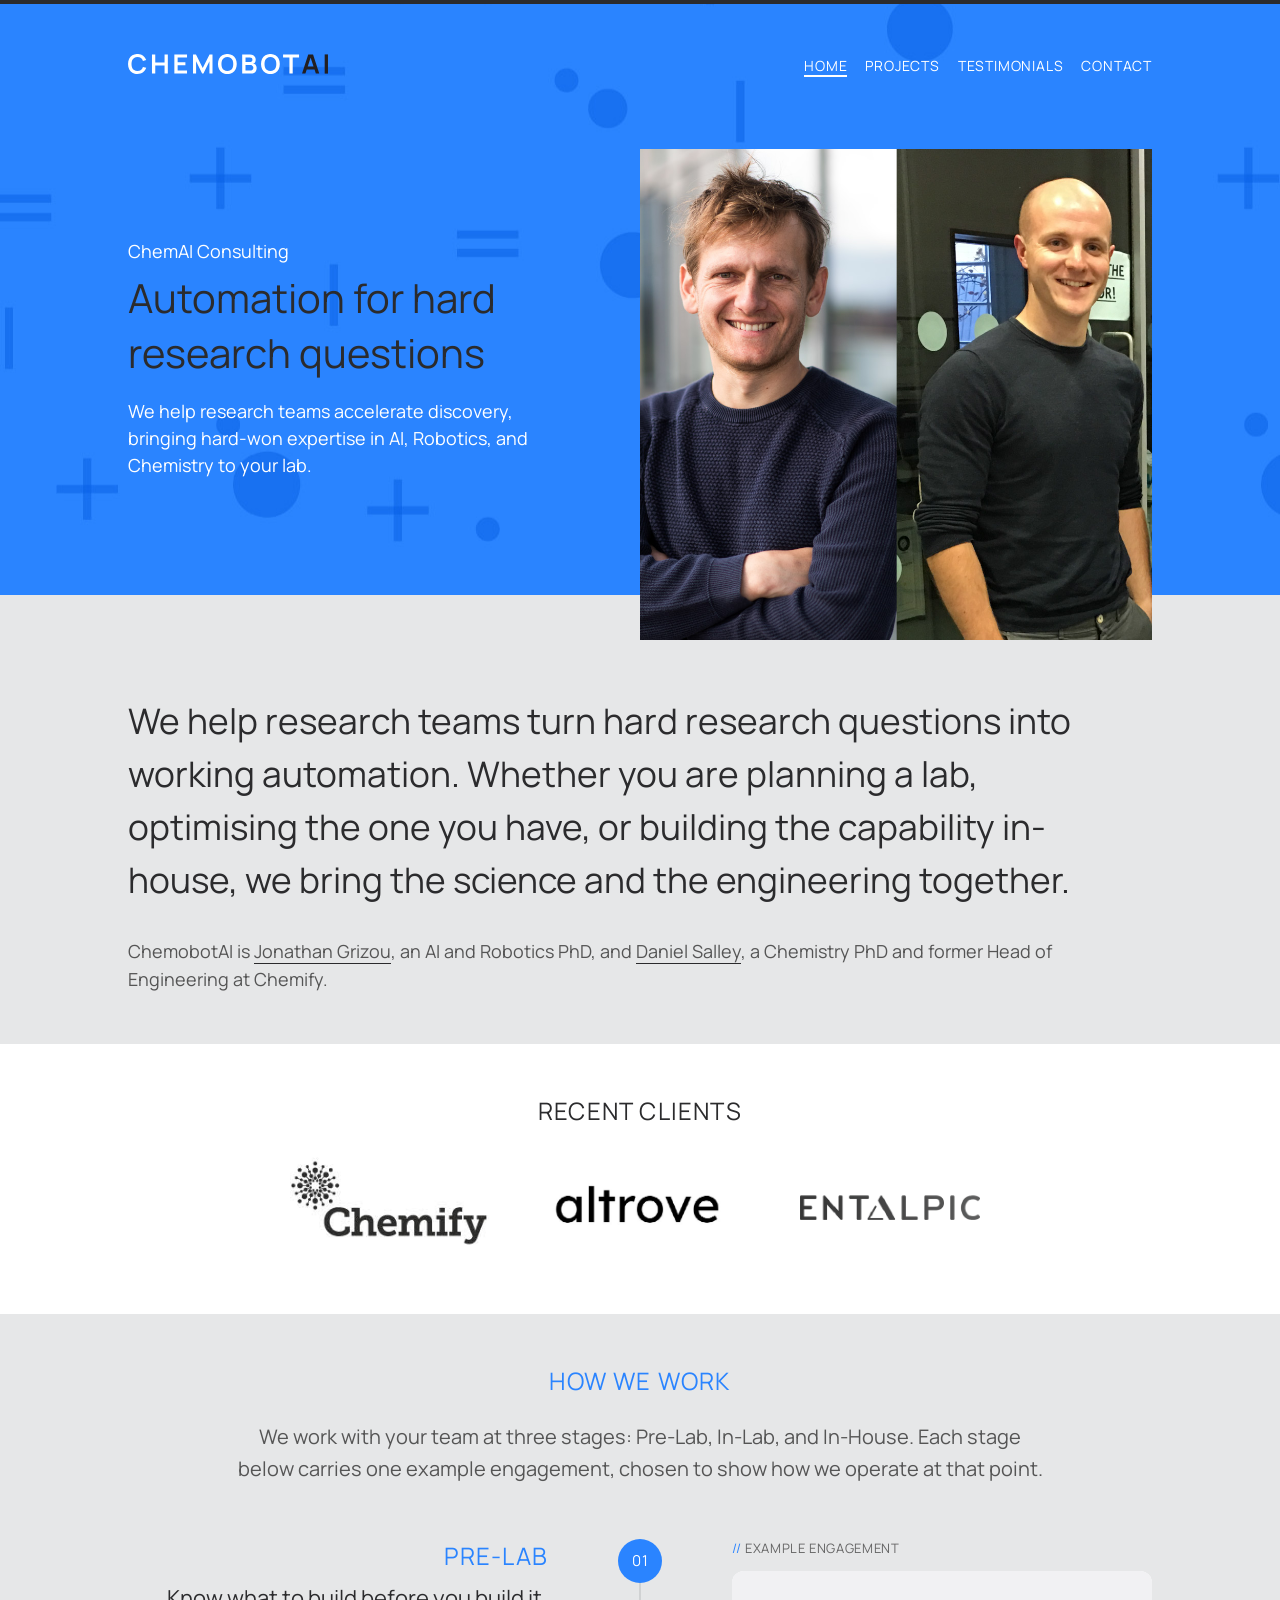
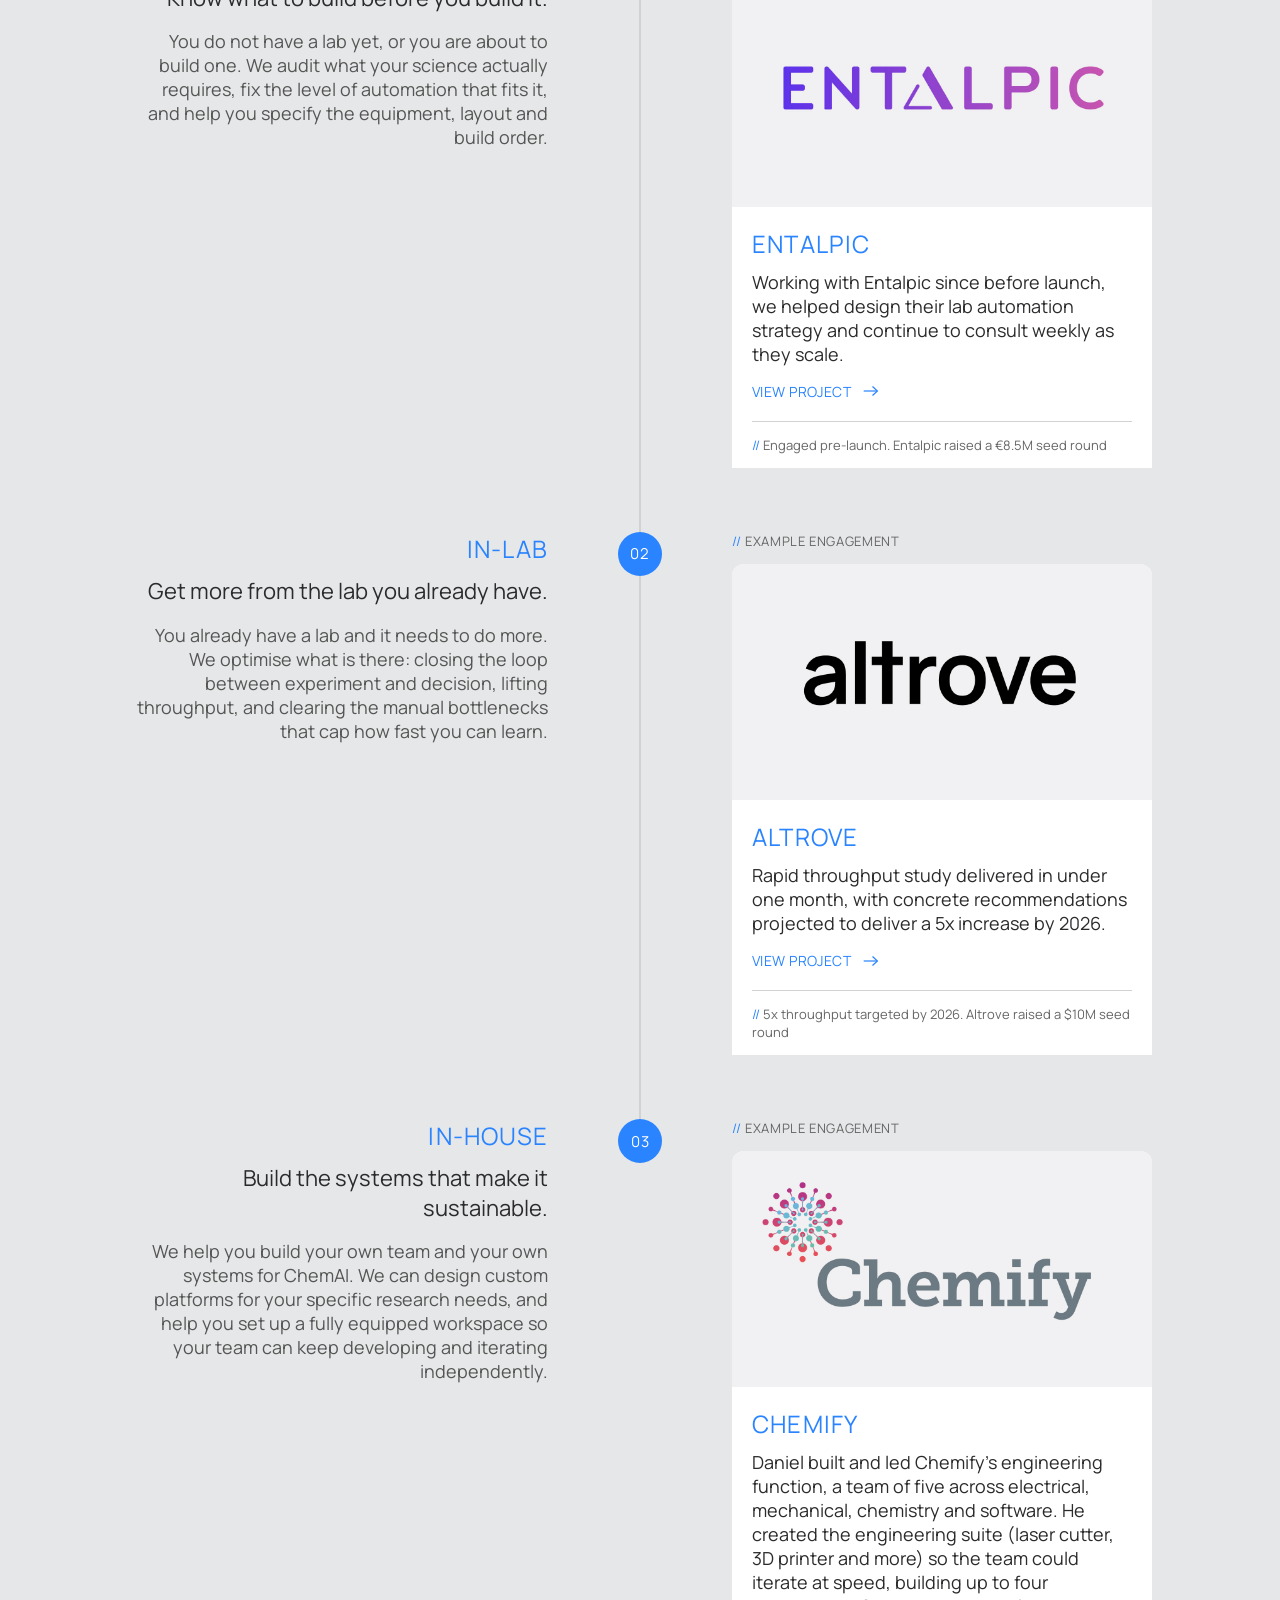
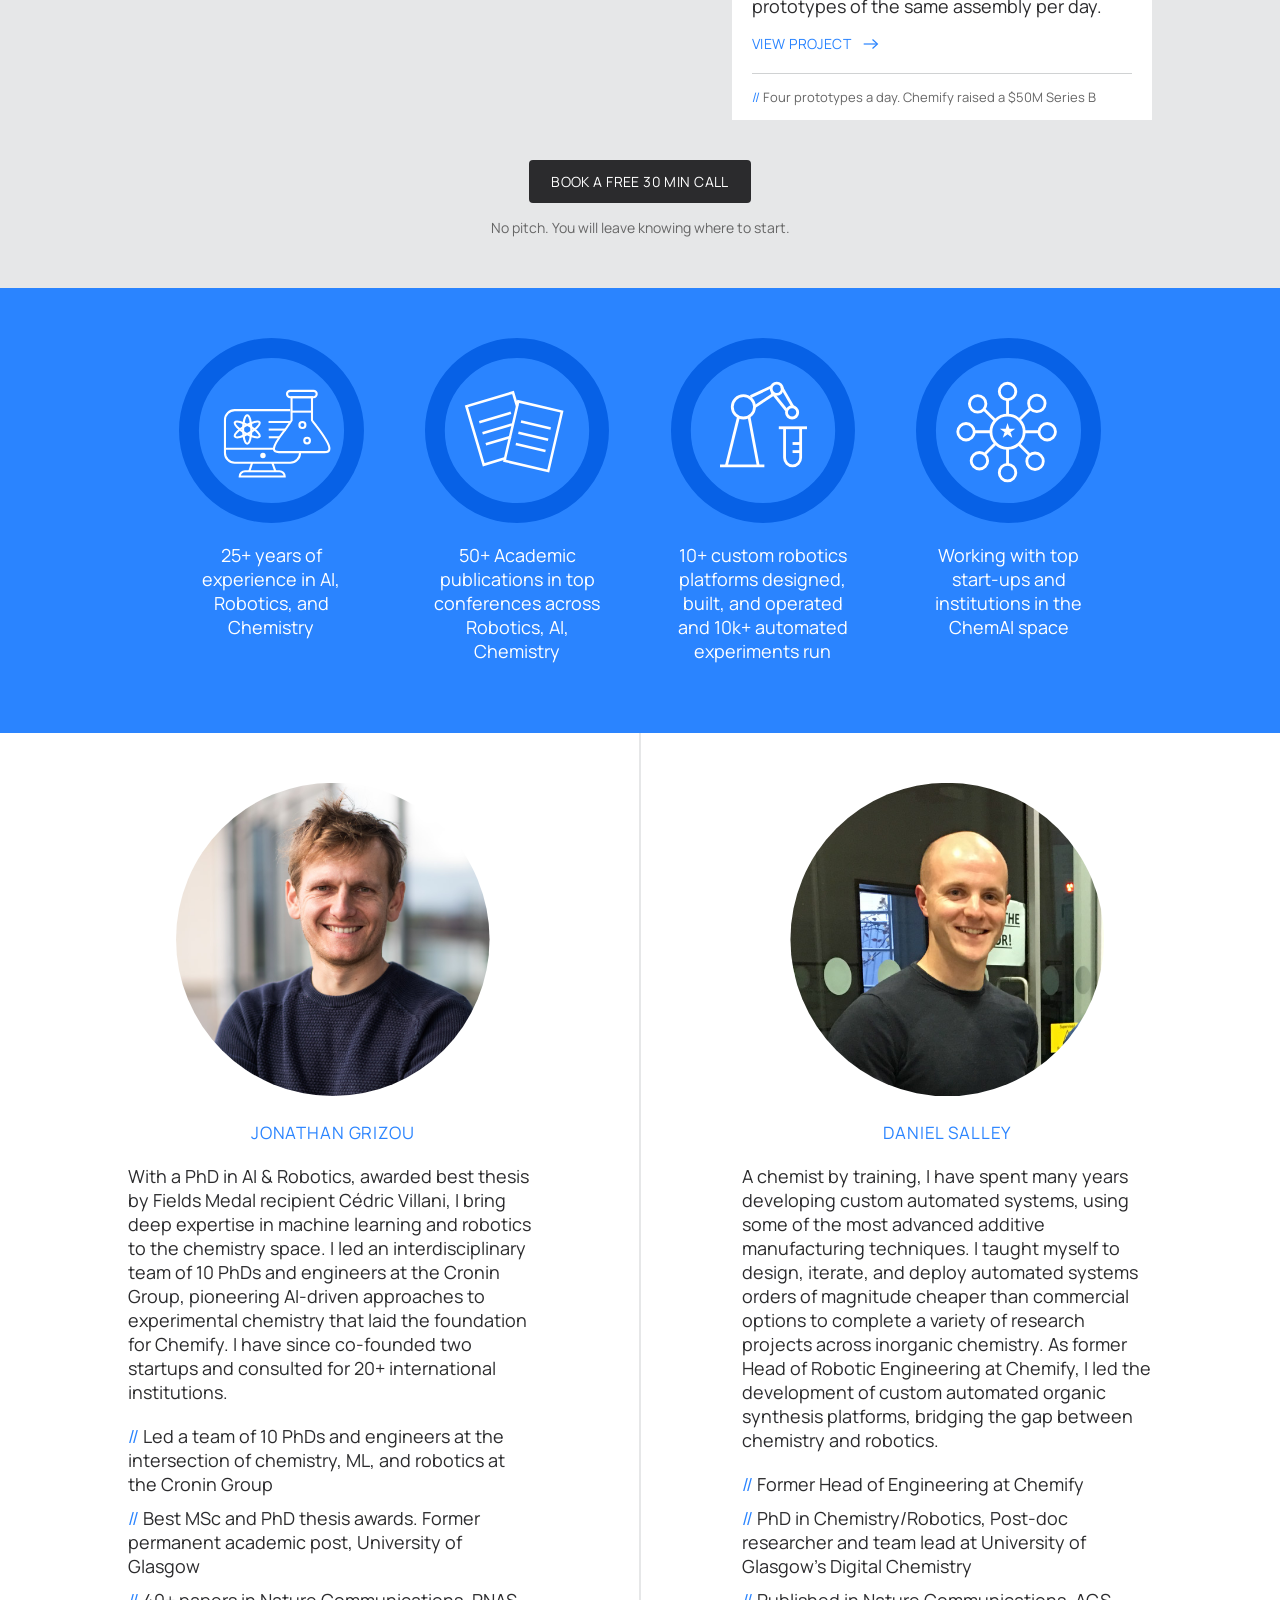
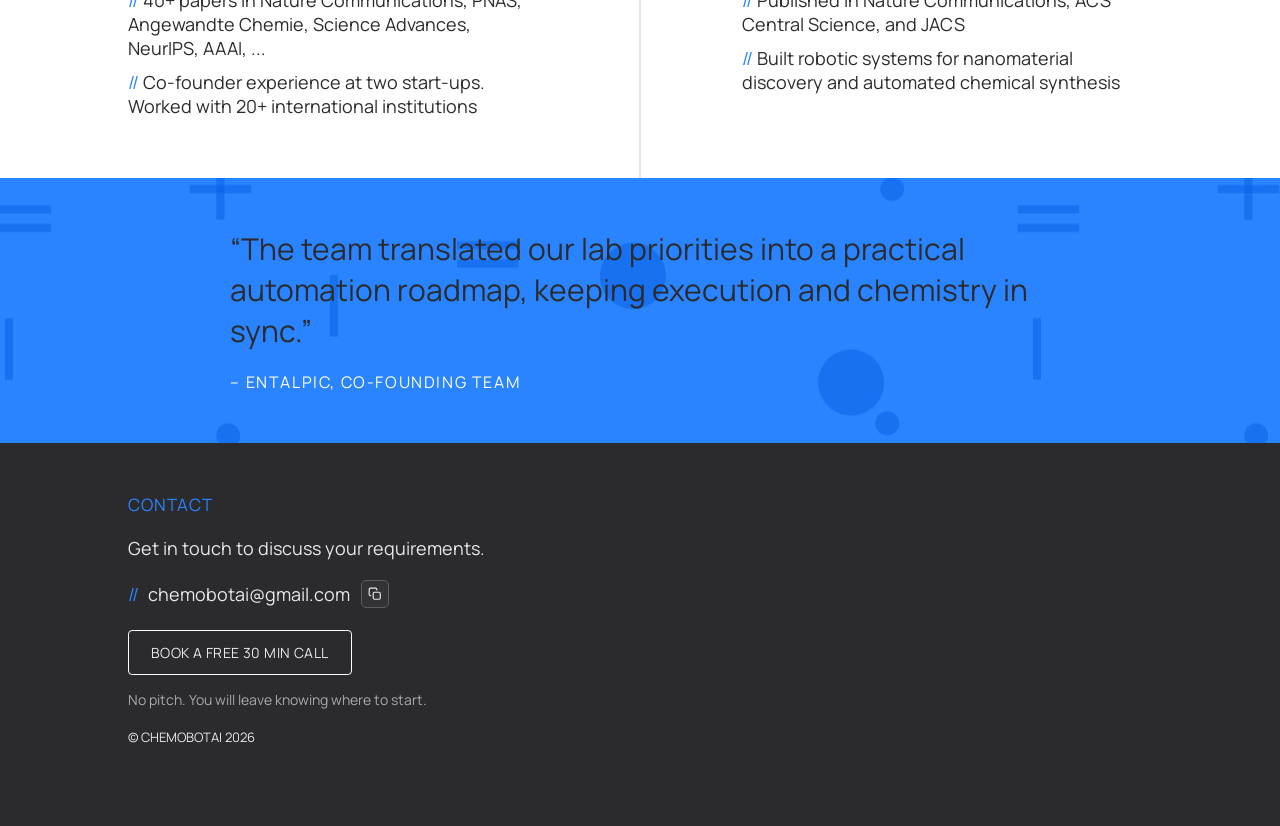
<file: index.html>
<!DOCTYPE html> 
<html lang="en"> 
    <head> 
        <meta charset="UTF-8" /> 
        <meta name="viewport" content="width=device-width, initial-scale=1.0" />
        <title>ChemoBotAI</title> 
        <link rel="stylesheet" href="chemobotAI-style.css" /> 
         <link rel="stylesheet" href="mobile-style.css" /> 

        <link rel="preconnect" href="https://fonts.googleapis.com">
        <link rel="preconnect" href="https://fonts.gstatic.com" crossorigin>
        
        <link href="https://fonts.googleapis.com/css2?family=Manrope:ital,wght@0,400;0,500;1,400;1,500&display=swap" rel="stylesheet">

    </head> 
    
<body> 
    
        
    
    
<!------------------------------------------------------------
------------------------------------------------------------->

    
    
  
<section class="blue-pattern">  
     <div class="wrapper">
         
        <div id="site-header"></div>
        
        <div class="hero"> 
            <h1>
                <span>ChemAI Consulting</span>
               <br /> Automation for hard research questions
                <span class="hero-sub">We help research teams accelerate discovery, bringing hard-won expertise in AI, Robotics, and Chemistry to your lab.</span>
            </h1>
          <div class="hero-image"> <img src="images/team/jonathan-daniel.jpg" alt="Jonathan Grizou and Daniel" />                      </div> <!-- end hero-image -->  
        </div> <!-- end hero -->
        
    </div> <!-- end wrapper -->
    </section> <!--end section--> 
     
    
    
<!------------------------------------------------------------
------------------------------------------------------------->

    
    
    <section class="grey">  
    <div class="wrapper">
        <div class="intro">
            <p>We help research teams turn hard research questions into working automation. Whether you are planning a lab, optimising the one you have, or building the capability in-house, we bring the science and the engineering together.</p>

            <p class="intro-support">ChemobotAI is <a href="https://scholar.google.com/citations?user=Fej-hGQAAAAJ&hl=en" target="_blank">Jonathan Grizou</a>, an AI and Robotics PhD, and <a href="https://scholar.google.com/citations?user=jPEb5PYAAAAJ&hl=en" target="_blank">Daniel Salley</a>, a Chemistry PhD and former Head of Engineering at Chemify.</p>

            <!-- <button>More info</button> -->
        </div> <!-- end intro -->

    </div> <!-- end wrapper -->
    </section> <!--end section-->


    <section class="white">
     <div class="wrapper">
         <h3 class="section-heading">Recent Clients</h3>
         <ul class="clients">
            <li><img src="images/logos/chemify-logo.jpg" alt="Chemify logo"/></li>
             <li><img src="images/logos/altrove-logo.png" alt="Altrove logo"/></li>
            <li><img src="images/logos/entalpic-logo.png" alt="Entalpic logo"/></li>
         </ul><!--end clients ul-->
       </div> <!-- end wrapper -->
    </section> <!--end section-->


<!------------------------------------------------------------
------------------------------------------------------------->


    <section class="grey">
     <div class="wrapper">
         <h3 class="section-heading section-heading-accent">How We Work</h3>
         <p class="flow-intro">We work with your team at three stages: Pre-Lab, In-Lab, and In-House. Each stage below carries one example engagement, chosen to show how we operate at that point.</p>

         <ol class="flow">
            <li class="flow-stage">
                <div class="flow-mode">
                    <h2 class="flow-name">Pre-Lab</h2>
                    <p class="flow-value">Know what to build before you build it.</p>
                    <p class="flow-desc">You do not have a lab yet, or you are about to build one. We audit what your science actually requires, fix the level of automation that fits it, and help you specify the equipment, layout and build order.</p>
                </div>

                <div class="flow-spine"><span class="flow-node">01</span></div>

                <div class="flow-example">
                    <p class="flow-example-label"><span class="highlight">//</span> Example engagement</p>
                    <article class="project-preview">
                        <a class="project-preview-link" href="projects/entalpic.html">
                            <div class="project-preview-image">
                                <img src="images/projects/entalpic.jpg" alt="Entalpic project visual">
                            </div>
                            <div class="project-preview-body">
                                 <h2>Entalpic</h2>
                                 <p>Working with Entalpic since before launch, we helped design their lab automation strategy and continue to consult weekly as they scale.</p>
                                 <span class="project-view-btn">View project</span>
                             </div>
                             <div class="project-preview-detail"><span class="highlight">//</span> Engaged pre-launch. Entalpic raised a &euro;8.5M seed round</div>
                         </a>
                     </article>
                </div>
            </li>

            <li class="flow-stage">
                <div class="flow-mode">
                    <h2 class="flow-name">In-Lab</h2>
                    <p class="flow-value">Get more from the lab you already have.</p>
                    <p class="flow-desc">You already have a lab and it needs to do more. We optimise what is there: closing the loop between experiment and decision, lifting throughput, and clearing the manual bottlenecks that cap how fast you can learn.</p>
                </div>

                <div class="flow-spine"><span class="flow-node">02</span></div>

                <div class="flow-example">
                    <p class="flow-example-label"><span class="highlight">//</span> Example engagement</p>
                    <article class="project-preview">
                        <a class="project-preview-link" href="projects/altrove.html">
                            <div class="project-preview-image">
                                <img src="images/projects/altrove.jpg" alt="Altrove project visual">
                            </div>
                            <div class="project-preview-body">
                                 <h2>Altrove</h2>
                                 <p>Rapid throughput study delivered in under one month, with concrete recommendations projected to deliver a 5x increase by 2026.</p>
                                 <span class="project-view-btn">View project</span>
                             </div>
                             <div class="project-preview-detail"><span class="highlight">//</span> 5x throughput targeted by 2026. Altrove raised a $10M seed round</div>
                         </a>
                     </article>
                </div>
            </li>

            <li class="flow-stage">
                <div class="flow-mode">
                    <h2 class="flow-name">In-House</h2>
                    <p class="flow-value">Build the systems that make it sustainable.</p>
                    <p class="flow-desc">We help you build your own team and your own systems for ChemAI. We can design custom platforms for your specific research needs, and help you set up a fully equipped workspace so your team can keep developing and iterating independently.</p>
                </div>

                <div class="flow-spine"><span class="flow-node">03</span></div>

                <div class="flow-example">
                    <p class="flow-example-label"><span class="highlight">//</span> Example engagement</p>
                    <article class="project-preview">
                        <a class="project-preview-link" href="projects/chemify.html">
                            <div class="project-preview-image">
                                <img src="images/projects/chemify.jpg" alt="Chemify logo">
                            </div>
                            <div class="project-preview-body">
                                 <h2>Chemify</h2>
                                 <p>Daniel built and led Chemify's engineering function, a team of five across electrical, mechanical, chemistry and software. He created the engineering suite (laser cutter, 3D printer and more) so the team could iterate at speed, building up to four prototypes of the same assembly per day.</p>
                                 <span class="project-view-btn">View project</span>
                             </div>
                             <div class="project-preview-detail"><span class="highlight">//</span> Four prototypes a day. Chemify raised a $50M Series B</div>
                         </a>
                     </article>
                </div>
            </li>
         </ol>

         <div class="btn-row">
            <a class="btn" href="https://cal.com/jgrizou/chemobotai" target="_blank" rel="noopener" data-cal-link="jgrizou/chemobotai" data-cal-namespace="chemobotai" data-cal-config='{"layout":"month_view","useSlotsViewOnSmallScreen":"true"}'>Book a free 30 min call</a>
         </div>
         <p class="book-note">No pitch. You will leave knowing where to start.</p>

     </div> <!-- end wrapper -->
    </section> <!--end section-->


<!------------------------------------------------------------
------------------------------------------------------------->


 <section class="blue">
     <div class="wrapper">

         <ul class="credential-icons">
            <li>
                <img src="images/icons/experience.svg" alt="Experience icon"/>
                <p>25+ years of experience in AI, Robotics, and Chemistry</p>
             </li>
             
            <li>
                <img src="images/icons/publications.svg" alt="Plublications icon"/>
                <p>50+ Academic publications in top conferences across Robotics, AI, Chemistry</p>
             </li>
             
             <li>
                <img src="images/icons/platforms.svg" alt="Custom platform icon"/>
                <p>10+ custom robotics platforms designed, built, and operated and 10k+ automated experiments run</p>
             </li>
             
            <li>
                <img src="images/icons/clients.svg" alt="Client icon"/>
                <p>Working with top start-ups and institutions in the ChemAI space</p>
             </li>
             

         </ul><!--end credential-icons--> 
         
         
     </div> <!-- end wrapper -->
</section> <!--end section--> 
    
    
    
    
<!------------------------------------------------------------
------------------------------------------------------------->

    
    
       
    <section class="white">  
     <div class="wrapper wrapper-split clearfix">
        
         <div class="bio">
            <img src="images/team/jonathan-grizou.jpg" alt="Jonathan Grizou profile image"/>   
                <h2>Jonathan Grizou</h2>         
                    <p>With a PhD in AI & Robotics, awarded best thesis by Fields Medal recipient Cédric Villani, I bring deep expertise in machine learning and robotics to the chemistry space. I led an interdisciplinary team of 10 PhDs and engineers at the Cronin Group, pioneering AI-driven approaches to experimental chemistry that laid the foundation for Chemify. I have since co-founded two startups and consulted for 20+ international institutions.</p>

                        <ul class="credential">
                            <li><span class="highlight">//</span> Led a team of 10 PhDs and engineers at the intersection of chemistry, ML, and robotics at the Cronin Group</li>
                            <li><span class="highlight">//</span> Best MSc and PhD thesis awards. Former permanent academic post, University of Glasgow</li>
                            <li><span class="highlight">//</span> 40+ papers in Nature Communications, PNAS, Angewandte Chemie, Science Advances, NeurIPS, AAAI, ...</li>
                            <li><span class="highlight">//</span> Co-founder experience at two start-ups. Worked with 20+ international institutions</li>
                        </ul><!--end credential--> 
         </div><!--end bio--> 
         
         <div class="bio bio-right">
            <img src="images/team/daniel-salley.jpg" alt="Daniel Salley profile image"/>
                <h2>Daniel Salley</h2>
                    <p>A chemist by training, I have spent many years developing custom automated systems, using some of the most advanced additive manufacturing techniques. I taught myself to design, iterate, and deploy automated systems orders of magnitude cheaper than commercial options to complete a variety of research projects across inorganic chemistry. As former Head of Robotic Engineering at Chemify, I led the development of custom automated organic synthesis platforms, bridging the gap between chemistry and robotics.</p>

                        <ul class="credential">
                            <li><span class="highlight">//</span> Former Head of Engineering at Chemify</li>
                            <li><span class="highlight">//</span> PhD in Chemistry/Robotics, Post-doc researcher and team lead at University of Glasgow's Digital Chemistry</li>
                            <li><span class="highlight">//</span> Published in Nature Communications, ACS Central Science, and JACS</li>
                            <li><span class="highlight">//</span> Built robotic systems for nanomaterial discovery and automated chemical synthesis</li>
                        </ul><!--end credential-->
         </div><!--end bio--> 
         
       </div> <!-- end wrapper -->
    </section> <!--end section--> 
     
    
    
<!------------------------------------------------------------
------------------------------------------------------------->

    
    
<!------------------------------------------------------------
------------------------------------------------------------->

    
    
    <section class="blue-pattern">  
     <div class="wrapper">
        
         <p class="quote">“The team translated our lab priorities into a practical automation roadmap, keeping execution and chemistry in sync.”  
        <span>– Entalpic, Co-founding Team</span></p>

         <!-- <a class="btn btn-centered" href="testimonials.html">Read all testimonials</a> -->

     </div> <!-- end wrapper -->
    </section> <!--end section--> 
    
    
    
<!------------------------------------------------------------
------------------------------------------------------------->
    
    <div id="site-footer"></div>
    
    
    
    
<!------------------------------------------------------------
------------------------------------------------------------->

            
<script src="components.js"></script>
<script>
  document.getElementById('site-header').innerHTML = renderHeader('home', '');
  document.getElementById('site-footer').innerHTML = renderFooter();
  initCopyEmail();
  initBackToTop();
  initCalEmbed();
</script>

    </body> 
</html>
</file>
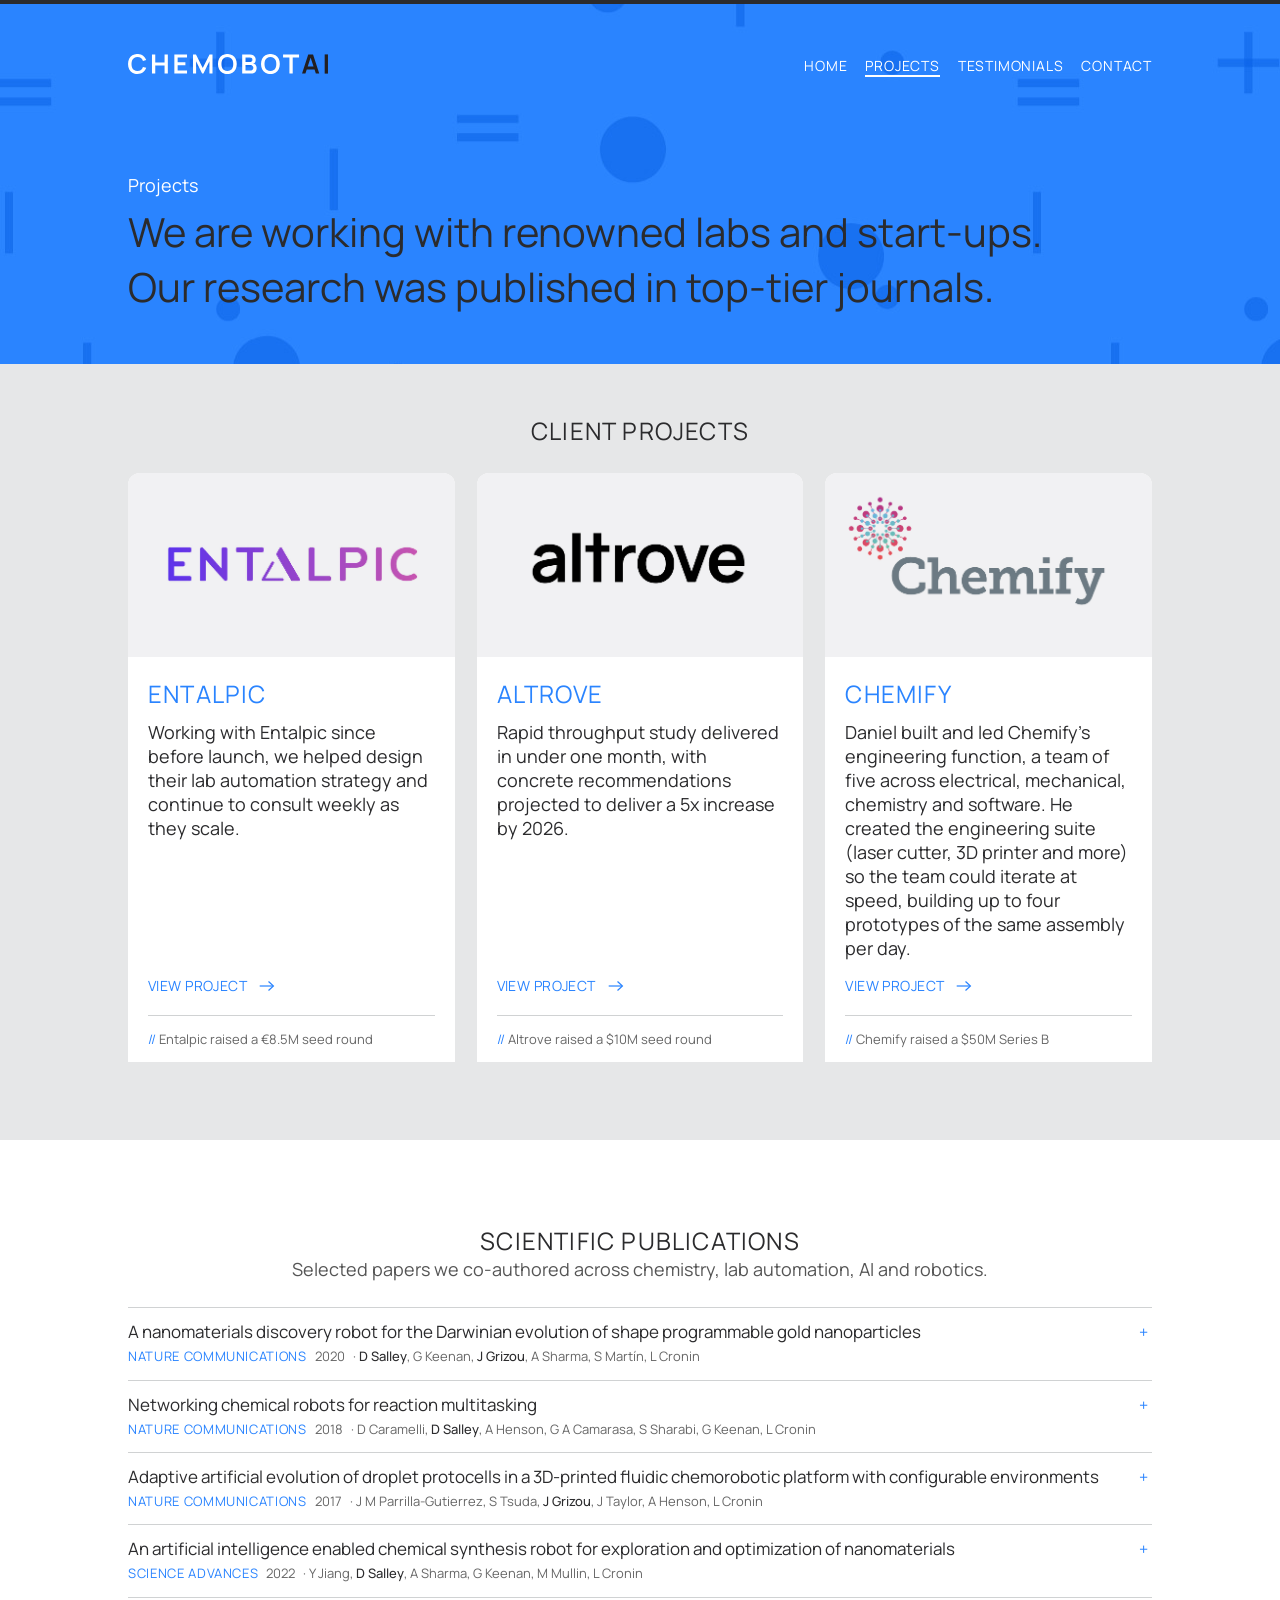
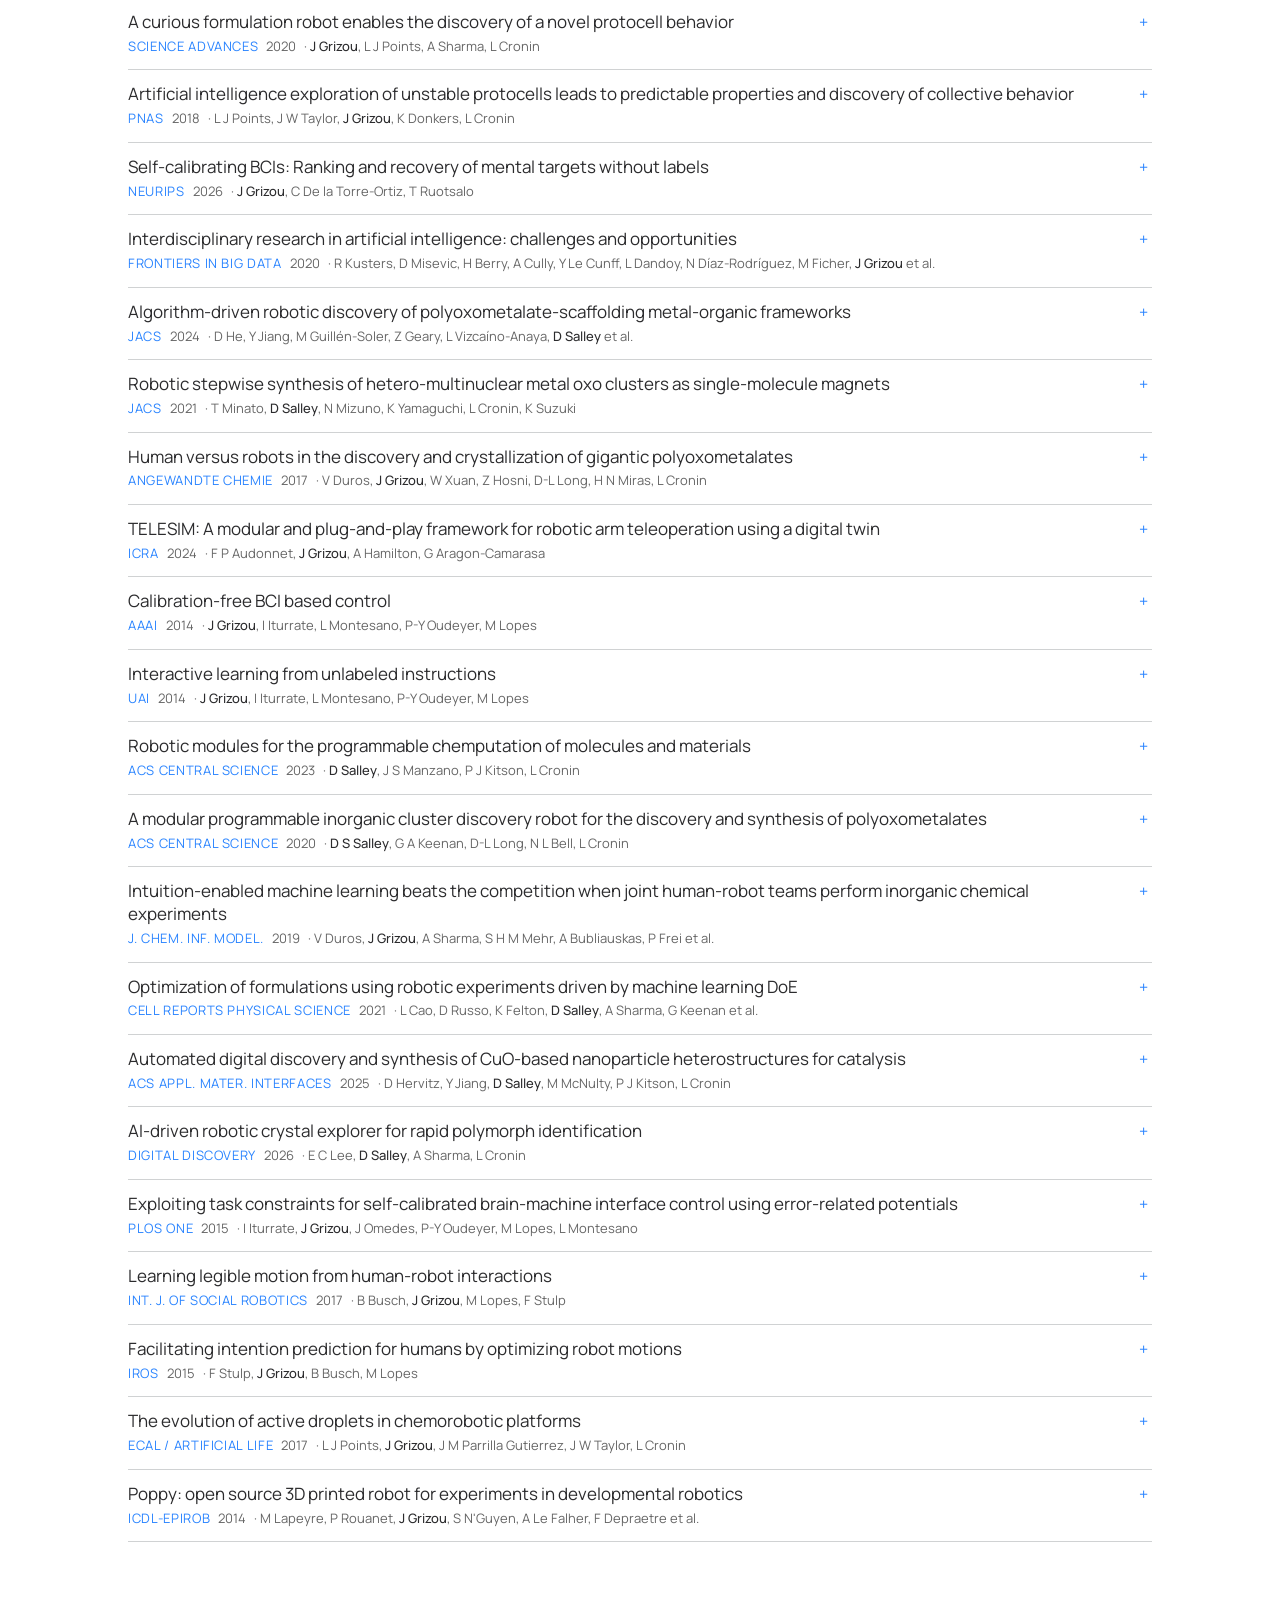
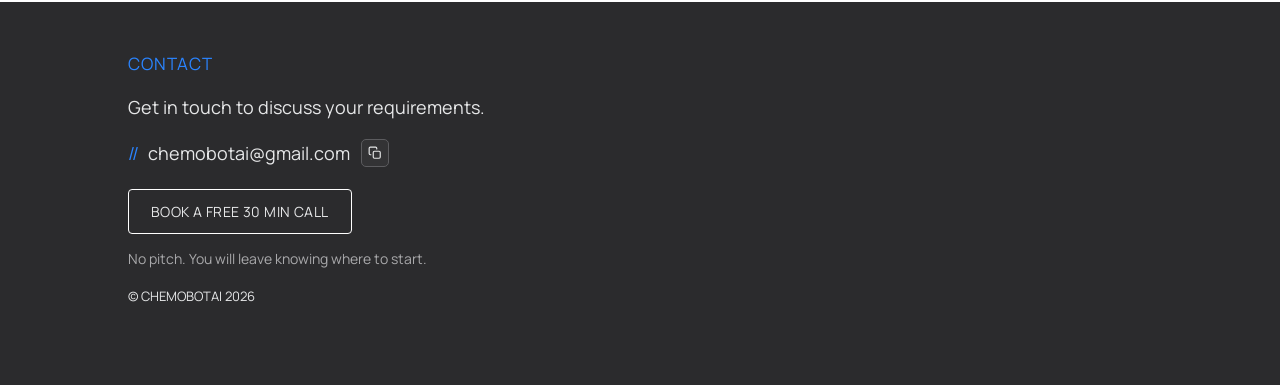
<file: projects.html>
<!DOCTYPE html> 
<html lang="en"> 
    <head> 
        <meta charset="UTF-8" /> 
        <meta name="viewport" content="width=device-width, initial-scale=1.0" />
        <title>ChemoBotAI | Projects</title> 
        <link rel="stylesheet" href="chemobotAI-style.css" /> 
         <link rel="stylesheet" href="mobile-style.css" /> 

        <link rel="preconnect" href="https://fonts.googleapis.com">
        <link rel="preconnect" href="https://fonts.gstatic.com" crossorigin>
        
        <link href="https://fonts.googleapis.com/css2?family=Manrope:ital,wght@0,400;0,500;1,400;1,500&display=swap" rel="stylesheet">

    </head> 
    
<body> 
    
<section class="blue-pattern">  
     <div class="wrapper">
         
        <div id="site-header"></div>
        

        <div class="hero">
            <h1>
                <span>Projects</span>
                <br /> We are working with renowned labs and start-ups. Our research was published in top-tier journals.
            </h1>
        </div>

    </div> <!-- end wrapper -->
    </section> <!--end section--> 


<section class="grey section-segment">  
    <div class="wrapper">
         <h3 class="section-heading">Client Projects</h3>
	         <div class="project-preview-grid">
            <article class="project-preview">
                <a class="project-preview-link" href="projects/entalpic.html">
                    <div class="project-preview-image">
                        <img src="images/projects/entalpic.jpg" alt="Entalpic project"/>
                    </div>
                    <div class="project-preview-body">
                        <h2>Entalpic</h2>
                        <p>Working with Entalpic since before launch, we helped design their lab automation strategy and continue to consult weekly as they scale.</p>
                        <span class="project-view-btn">View project</span>
                    </div>
                    <div class="project-preview-detail"><span class="highlight">//</span> Entalpic raised a &euro;8.5M seed round</div>
                </a>
            </article>

            <article class="project-preview">
                <a class="project-preview-link" href="projects/altrove.html">
                    <div class="project-preview-image">
                        <img src="images/projects/altrove.jpg" alt="Altrove project"/>
                    </div>
                    <div class="project-preview-body">
                        <h2>Altrove</h2>
                        <p>Rapid throughput study delivered in under one month, with concrete recommendations projected to deliver a 5x increase by 2026.</p>
                        <span class="project-view-btn">View project</span>
                    </div>
                    <div class="project-preview-detail"><span class="highlight">//</span> Altrove raised a $10M seed round</div>
                </a>
            </article>

            <article class="project-preview">
                <a class="project-preview-link" href="projects/chemify.html">
                    <div class="project-preview-image">
                        <img src="images/projects/chemify.jpg" alt="Chemify logo"/>
                    </div>
                    <div class="project-preview-body">
                        <h2>Chemify</h2>
                        <p>Daniel built and led Chemify's engineering function, a team of five across electrical, mechanical, chemistry and software. He created the engineering suite (laser cutter, 3D printer and more) so the team could iterate at speed, building up to four prototypes of the same assembly per day.</p>
                        <span class="project-view-btn">View project</span>
                    </div>
                    <div class="project-preview-detail"><span class="highlight">//</span> Chemify raised a $50M Series B</div>
                </a>
            </article>
        </div>
    </div> <!-- end wrapper -->
</section> <!--end section-->

<section class="white section-segment">  
    <div class="wrapper">

         <div class="project-section-spacer"></div>

         <h3 class="section-heading">Scientific Publications</h3>
         <p class="pub-intro">Selected papers we co-authored across chemistry, lab automation, AI and robotics.</p>

         <ol class="pub-list">
            <li class="pub">
                <details class="pub-details">
                    <summary>
                        <span class="pub-title">A nanomaterials discovery robot for the Darwinian evolution of shape programmable gold nanoparticles</span>
                        <span class="pub-meta"><span class="pub-venue">Nature Communications</span><span class="pub-year">2020</span><span class="pub-authors"><span class="pub-us">D Salley</span>, G Keenan, <span class="pub-us">J Grizou</span>, A Sharma, S Martín, L Cronin</span></span>
                    </summary>
                    <div class="pub-body">
                        <p class="pub-summary">A robot evolved gold nanoparticles across generations, passing the best results of one round back in as the physical seeds of the next.</p>
                        <p>The platform prepared and analysed its own reactions using in-line UV-Vis spectroscopy, while a genetic algorithm chose the next set of conditions. It did not only pass digital parameters between generations: it reused the nanoparticles themselves as seeds, so synthetic history shaped later discovery. The system learned conditions for spheres, then rods, then used the optimised rods to reach more complex octahedral particles.</p>
                        <a class="pub-link" href="https://doi.org/10.1038/s41467-020-16501-4" target="_blank" rel="noopener">Read the paper</a>
                    </div>
                </details>
            </li>

            <li class="pub">
                <details class="pub-details">
                    <summary>
                        <span class="pub-title">Networking chemical robots for reaction multitasking</span>
                        <span class="pub-meta"><span class="pub-venue">Nature Communications</span><span class="pub-year">2018</span><span class="pub-authors">D Caramelli, <span class="pub-us">D Salley</span>, A Henson, G A Camarasa, S Sharabi, G Keenan, L Cronin</span></span>
                    </summary>
                    <div class="pub-body">
                        <p class="pub-summary">Low-cost chemistry robots were networked so they could share experimental choices and results in real time.</p>
                        <p>Instead of treating a robot as an isolated machine, the work connected several so they could explore reaction spaces together. The networked set synchronised oscillating reactions, encoded information chemically, and assessed how reproducible crystallisations were. The lesson carries directly into modern automated labs: hardware, software, data and coordination need designing together.</p>
                        <a class="pub-link" href="https://doi.org/10.1038/s41467-018-05828-8" target="_blank" rel="noopener">Read the paper</a>
                    </div>
                </details>
            </li>

            <li class="pub">
                <details class="pub-details">
                    <summary>
                        <span class="pub-title">Adaptive artificial evolution of droplet protocells in a 3D-printed fluidic chemorobotic platform with configurable environments</span>
                        <span class="pub-meta"><span class="pub-venue">Nature Communications</span><span class="pub-year">2017</span><span class="pub-authors">J M Parrilla-Gutierrez, S Tsuda, <span class="pub-us">J Grizou</span>, J Taylor, A Henson, L Cronin</span></span>
                    </summary>
                    <div class="pub-body">
                        <p class="pub-summary">A 3D-printed robotic platform evolved droplet protocells while changing the environment they lived in.</p>
                        <p>The system generated and selected droplets in real time, with the surrounding environment treated as an experimental variable rather than a fixed background. Making the platform by rapid prototyping is what allowed the environment to be reconfigured between runs. The work showed the environment acting as an active selector on which droplets adapt.</p>
                        <a class="pub-link" href="https://doi.org/10.1038/s41467-017-01161-8" target="_blank" rel="noopener">Read the paper</a>
                    </div>
                </details>
            </li>

            <li class="pub">
                <details class="pub-details">
                    <summary>
                        <span class="pub-title">An artificial intelligence enabled chemical synthesis robot for exploration and optimization of nanomaterials</span>
                        <span class="pub-meta"><span class="pub-venue">Science Advances</span><span class="pub-year">2022</span><span class="pub-authors">Y Jiang, <span class="pub-us">D Salley</span>, A Sharma, G Keenan, M Mullin, L Cronin</span></span>
                    </summary>
                    <div class="pub-body">
                        <p class="pub-summary">A synthesis robot combined automated experiments with machine learning to explore and optimise nanomaterials.</p>
                        <p>The platform ran the full cycle end to end: preparing samples, measuring them, and using the results to choose what to try next. It is the larger sibling of the nanomaterials evolution work, built to search a wider space of conditions.</p>
                        <a class="pub-link" href="https://doi.org/10.1126/sciadv.abo2626" target="_blank" rel="noopener">Read the paper</a>
                    </div>
                </details>
            </li>

            <li class="pub">
                <details class="pub-details">
                    <summary>
                        <span class="pub-title">A curious formulation robot enables the discovery of a novel protocell behavior</span>
                        <span class="pub-meta"><span class="pub-venue">Science Advances</span><span class="pub-year">2020</span><span class="pub-authors"><span class="pub-us">J Grizou</span>, L J Points, A Sharma, L Cronin</span></span>
                    </summary>
                    <div class="pub-body">
                        <p class="pub-summary">Instead of optimising toward a target, a curiosity algorithm drove the robot to look for whatever was new.</p>
                        <p>This asked a different question from standard optimisation: what happens when a chemistry robot is not told what to maximise? A curiosity algorithm controlled a formulation platform exploring self-propelling oil-in-water droplets, selecting experiments likely to reveal new behaviour. Against random exploration on the same budget, it observed far more diverse droplet dynamics and surfaced a specific sensitivity to temperature.</p>
                        <a class="pub-link" href="https://doi.org/10.1126/sciadv.aay4237" target="_blank" rel="noopener">Read the paper</a>
                    </div>
                </details>
            </li>

            <li class="pub">
                <details class="pub-details">
                    <summary>
                        <span class="pub-title">Artificial intelligence exploration of unstable protocells leads to predictable properties and discovery of collective behavior</span>
                        <span class="pub-meta"><span class="pub-venue">PNAS</span><span class="pub-year">2018</span><span class="pub-authors">L J Points, J W Taylor, <span class="pub-us">J Grizou</span>, K Donkers, L Cronin</span></span>
                    </summary>
                    <div class="pub-body">
                        <p class="pub-summary">An automated platform explored unstable droplet systems and built models linking their physical properties to how they behave.</p>
                        <p>The system selected and ran its own experiments, recording what happened through image recognition. From that data it built predictive models tying properties such as viscosity, surface tension and density to observed behaviours, including collective swarming. It turned a system usually treated as too unpredictable to study into one with describable rules.</p>
                        <a class="pub-link" href="https://doi.org/10.1073/pnas.1711089115" target="_blank" rel="noopener">Read the paper</a>
                    </div>
                </details>
            </li>

            <li class="pub">
                <details class="pub-details">
                    <summary>
                        <span class="pub-title">Self-calibrating BCIs: Ranking and recovery of mental targets without labels</span>
                        <span class="pub-meta"><span class="pub-venue">NeurIPS</span><span class="pub-year">2026</span><span class="pub-authors"><span class="pub-us">J Grizou</span>, C De la Torre-Ortiz, T Ruotsalo</span></span>
                    </summary>
                    <div class="pub-body">
                        <p class="pub-summary">A brain-computer interface that works out what the user is thinking of without ever being told the right answer.</p>
                        <p>Conventional interfaces need a labelled calibration session before they can be used. This work recovers and ranks the user's mental target from unlabelled signals alone, removing that setup step. It is the same self-calibration idea Jonathan has developed across interfaces, applied here at a top machine learning venue.</p>
                        <a class="pub-link" href="https://doi.org/10.52202/085713-3550" target="_blank" rel="noopener">Read the paper</a>
                    </div>
                </details>
            </li>

            <li class="pub">
                <details class="pub-details">
                    <summary>
                        <span class="pub-title">Interdisciplinary research in artificial intelligence: challenges and opportunities</span>
                        <span class="pub-meta"><span class="pub-venue">Frontiers in Big Data</span><span class="pub-year">2020</span><span class="pub-authors">R Kusters, D Misevic, H Berry, A Cully, Y Le Cunff, L Dandoy, N Díaz-Rodríguez, M Ficher, <span class="pub-us">J Grizou</span> et al.</span></span>
                    </summary>
                    <div class="pub-body">
                        <p class="pub-summary">What actually helps, and what gets in the way, when AI research crosses disciplines.</p>
                        <p>Written from the experience of researchers working between AI and other fields, including chemistry and biology. The obstacles it describes, around shared vocabulary, incentives and tooling, are the same ones that show up when bringing automation into a working lab.</p>
                        <a class="pub-link" href="https://doi.org/10.3389/fdata.2020.577974" target="_blank" rel="noopener">Read the paper</a>
                    </div>
                </details>
            </li>

            <li class="pub">
                <details class="pub-details">
                    <summary>
                        <span class="pub-title">Algorithm-driven robotic discovery of polyoxometalate-scaffolding metal-organic frameworks</span>
                        <span class="pub-meta"><span class="pub-venue">JACS</span><span class="pub-year">2024</span><span class="pub-authors">D He, Y Jiang, M Guillén-Soler, Z Geary, L Vizcaíno-Anaya, <span class="pub-us">D Salley</span> et al.</span></span>
                    </summary>
                    <div class="pub-body">
                        <p class="pub-summary">An algorithm steered a robot through the search for new metal-organic frameworks built on polyoxometalate scaffolds.</p>
                        <p>Framework discovery depends on getting assembly and crystallisation right at the same time, which makes brute-force search expensive. Letting the search algorithm choose the next experiment focused effort on the productive regions of that space.</p>
                        <a class="pub-link" href="https://doi.org/10.1021/jacs.4c09553" target="_blank" rel="noopener">Read the paper</a>
                    </div>
                </details>
            </li>

            <li class="pub">
                <details class="pub-details">
                    <summary>
                        <span class="pub-title">Robotic stepwise synthesis of hetero-multinuclear metal oxo clusters as single-molecule magnets</span>
                        <span class="pub-meta"><span class="pub-venue">JACS</span><span class="pub-year">2021</span><span class="pub-authors">T Minato, <span class="pub-us">D Salley</span>, N Mizuno, K Yamaguchi, L Cronin, K Suzuki</span></span>
                    </summary>
                    <div class="pub-body">
                        <p class="pub-summary">A robot built metal oxo clusters one deliberate step at a time, producing single-molecule magnets.</p>
                        <p>Stepwise construction gives control over exactly which metals end up where in the cluster, which is what determines the magnetic behaviour. Automating the sequence makes that control repeatable rather than dependent on a particular chemist's hands.</p>
                        <a class="pub-link" href="https://doi.org/10.1021/jacs.1c06047" target="_blank" rel="noopener">Read the paper</a>
                    </div>
                </details>
            </li>

            <li class="pub">
                <details class="pub-details">
                    <summary>
                        <span class="pub-title">Human versus robots in the discovery and crystallization of gigantic polyoxometalates</span>
                        <span class="pub-meta"><span class="pub-venue">Angewandte Chemie</span><span class="pub-year">2017</span><span class="pub-authors">V Duros, <span class="pub-us">J Grizou</span>, W Xuan, Z Hosni, D-L Long, H N Miras, L Cronin</span></span>
                    </summary>
                    <div class="pub-body">
                        <p class="pub-summary">A head-to-head comparison of human-guided and robot-guided strategies for finding and crystallising giant inorganic clusters.</p>
                        <p>This explored how active machine learning can support discovery in a space where molecular self-assembly and crystallisation have to succeed together. Comparing the two strategies showed how structured experimental workflows expose the productive regions of a difficult chemical landscape.</p>
                        <a class="pub-link" href="https://doi.org/10.1002/anie.201705721" target="_blank" rel="noopener">Read the paper</a>
                    </div>
                </details>
            </li>

            <li class="pub">
                <details class="pub-details">
                    <summary>
                        <span class="pub-title">TELESIM: A modular and plug-and-play framework for robotic arm teleoperation using a digital twin</span>
                        <span class="pub-meta"><span class="pub-venue">ICRA</span><span class="pub-year">2024</span><span class="pub-authors">F P Audonnet, <span class="pub-us">J Grizou</span>, A Hamilton, G Aragon-Camarasa</span></span>
                    </summary>
                    <div class="pub-body">
                        <p class="pub-summary">A modular framework for driving a real robot arm through a digital twin of it.</p>
                        <p>The operator works against a simulated copy of the arm, and the framework maps that onto the physical hardware. Being plug-and-play means it is not tied to one specific robot, which matters when a lab's hardware changes.</p>
                        <a class="pub-link" href="https://doi.org/10.1109/icra57147.2024.10610935" target="_blank" rel="noopener">Read the paper</a>
                    </div>
                </details>
            </li>

            <li class="pub">
                <details class="pub-details">
                    <summary>
                        <span class="pub-title">Calibration-free BCI based control</span>
                        <span class="pub-meta"><span class="pub-venue">AAAI</span><span class="pub-year">2014</span><span class="pub-authors"><span class="pub-us">J Grizou</span>, I Iturrate, L Montesano, P-Y Oudeyer, M Lopes</span></span>
                    </summary>
                    <div class="pub-body">
                        <p class="pub-summary">Controlling a machine from brain signals with no calibration session first.</p>
                        <p>Brain-computer interfaces normally need a training phase where the user produces known signals so the system can learn to read them. This work removed that step, letting the system infer the meaning of signals while being used. It is the foundation of the self-calibration line of work.</p>
                        <a class="pub-link" href="https://hal.science/hal-00984068" target="_blank" rel="noopener">Read the paper</a>
                    </div>
                </details>
            </li>

            <li class="pub">
                <details class="pub-details">
                    <summary>
                        <span class="pub-title">Interactive learning from unlabeled instructions</span>
                        <span class="pub-meta"><span class="pub-venue">UAI</span><span class="pub-year">2014</span><span class="pub-authors"><span class="pub-us">J Grizou</span>, I Iturrate, L Montesano, P-Y Oudeyer, M Lopes</span></span>
                    </summary>
                    <div class="pub-body">
                        <p class="pub-summary">A robot learns both the task and how to interpret its teacher's signals, at the same time, with no dictionary given.</p>
                        <p>Normally a robot is told in advance what a given human signal means. Here it works both out together, which is what allows a system to adapt to a new user without setup.</p>
                        <a class="pub-link" href="https://hal.science/hal-01007689" target="_blank" rel="noopener">Read the paper</a>
                    </div>
                </details>
            </li>

            <li class="pub">
                <details class="pub-details">
                    <summary>
                        <span class="pub-title">Robotic modules for the programmable chemputation of molecules and materials</span>
                        <span class="pub-meta"><span class="pub-venue">ACS Central Science</span><span class="pub-year">2023</span><span class="pub-authors"><span class="pub-us">D Salley</span>, J S Manzano, P J Kitson, L Cronin</span></span>
                    </summary>
                    <div class="pub-body">
                        <p class="pub-summary">Standard robotic modules that make common chemical operations programmable across molecules, materials and formulations.</p>
                        <p>Before a lab can benefit from AI it needs reliable digital interfaces to its experiments. This work is really an engineering philosophy: robust automation comes from modularity, repeatable interfaces and software-controlled workflows scientists will actually use. It bridges research prototypes and lab infrastructure that can scale past a single bespoke machine.</p>
                        <a class="pub-link" href="https://doi.org/10.1021/acscentsci.3c00304" target="_blank" rel="noopener">Read the paper</a>
                    </div>
                </details>
            </li>

            <li class="pub">
                <details class="pub-details">
                    <summary>
                        <span class="pub-title">A modular programmable inorganic cluster discovery robot for the discovery and synthesis of polyoxometalates</span>
                        <span class="pub-meta"><span class="pub-venue">ACS Central Science</span><span class="pub-year">2020</span><span class="pub-authors"><span class="pub-us">D S Salley</span>, G A Keenan, D-L Long, N L Bell, L Cronin</span></span>
                    </summary>
                    <div class="pub-body">
                        <p class="pub-summary">A modular robot platform built specifically for searching inorganic cluster chemistry.</p>
                        <p>Cluster discovery depends on self-assembly and crystallisation happening under the right conditions, making brute-force search expensive and hard to reproduce. This platform combined high-throughput reaction execution with inline analysis. It shows that useful automation is not just about moving liquids: the platform has to match the scientific search problem.</p>
                        <a class="pub-link" href="https://doi.org/10.1021/acscentsci.0c00415" target="_blank" rel="noopener">Read the paper</a>
                    </div>
                </details>
            </li>

            <li class="pub">
                <details class="pub-details">
                    <summary>
                        <span class="pub-title">Intuition-enabled machine learning beats the competition when joint human-robot teams perform inorganic chemical experiments</span>
                        <span class="pub-meta"><span class="pub-venue">J. Chem. Inf. Model.</span><span class="pub-year">2019</span><span class="pub-authors">V Duros, <span class="pub-us">J Grizou</span>, A Sharma, S H M Mehr, A Bubliauskas, P Frei et al.</span></span>
                    </summary>
                    <div class="pub-body">
                        <p class="pub-summary">Human intuition combined with machine learning outperformed either working alone.</p>
                        <p>This followed the human-versus-robot comparison by testing the middle ground: joint teams where a chemist's intuition, machine learning and automated experimentation all feed the same search. The combination beat the alternatives, which is the practical argument for human-in-the-loop automation rather than full replacement.</p>
                        <a class="pub-link" href="https://doi.org/10.1021/acs.jcim.9b00304" target="_blank" rel="noopener">Read the paper</a>
                    </div>
                </details>
            </li>

            <li class="pub">
                <details class="pub-details">
                    <summary>
                        <span class="pub-title">Optimization of formulations using robotic experiments driven by machine learning DoE</span>
                        <span class="pub-meta"><span class="pub-venue">Cell Reports Physical Science</span><span class="pub-year">2021</span><span class="pub-authors">L Cao, D Russo, K Felton, <span class="pub-us">D Salley</span>, A Sharma, G Keenan et al.</span></span>
                    </summary>
                    <div class="pub-body">
                        <p class="pub-summary">Machine-learning-guided design of experiments, executed by robots, to optimise formulations.</p>
                        <p>Formulation work involves many interacting ingredients, so the number of possible combinations grows fast. Using machine learning to choose which experiments to run keeps the number needed manageable, and the robot executes them consistently.</p>
                        <a class="pub-link" href="https://doi.org/10.1016/j.xcrp.2020.100295" target="_blank" rel="noopener">Read the paper</a>
                    </div>
                </details>
            </li>

            <li class="pub">
                <details class="pub-details">
                    <summary>
                        <span class="pub-title">Automated digital discovery and synthesis of CuO-based nanoparticle heterostructures for catalysis</span>
                        <span class="pub-meta"><span class="pub-venue">ACS Appl. Mater. Interfaces</span><span class="pub-year">2025</span><span class="pub-authors">D Hervitz, Y Jiang, <span class="pub-us">D Salley</span>, M McNulty, P J Kitson, L Cronin</span></span>
                    </summary>
                    <div class="pub-body">
                        <p class="pub-summary">Automated discovery and synthesis of copper-oxide nanoparticle heterostructures for use as catalysts.</p>
                        <p>The platform searched combinations of synthesis conditions and made the resulting materials itself. Recording the process digitally is what makes a promising result reproducible later.</p>
                        <a class="pub-link" href="https://doi.org/10.1021/acsami.5c13709" target="_blank" rel="noopener">Read the paper</a>
                    </div>
                </details>
            </li>

            <li class="pub">
                <details class="pub-details">
                    <summary>
                        <span class="pub-title">AI-driven robotic crystal explorer for rapid polymorph identification</span>
                        <span class="pub-meta"><span class="pub-venue">Digital Discovery</span><span class="pub-year">2026</span><span class="pub-authors">E C Lee, <span class="pub-us">D Salley</span>, A Sharma, L Cronin</span></span>
                    </summary>
                    <div class="pub-body">
                        <p class="pub-summary">A robot that hunts for the different crystal forms a compound can take.</p>
                        <p>The same molecule can crystallise into several polymorphs with different physical properties, which matters a great deal in pharmaceuticals. Automating the search covers more of the possible conditions than manual screening, and does it consistently.</p>
                        <a class="pub-link" href="https://doi.org/10.1039/d5dd00203f" target="_blank" rel="noopener">Read the paper</a>
                    </div>
                </details>
            </li>

            <li class="pub">
                <details class="pub-details">
                    <summary>
                        <span class="pub-title">Exploiting task constraints for self-calibrated brain-machine interface control using error-related potentials</span>
                        <span class="pub-meta"><span class="pub-venue">PLOS ONE</span><span class="pub-year">2015</span><span class="pub-authors">I Iturrate, <span class="pub-us">J Grizou</span>, J Omedes, P-Y Oudeyer, M Lopes, L Montesano</span></span>
                    </summary>
                    <div class="pub-body">
                        <p class="pub-summary">Using what the task itself constrains to calibrate a brain-machine interface automatically.</p>
                        <p>Error-related potentials are brain signals produced when someone sees a mistake. By combining those signals with the structure of the task, the system calibrates itself during normal use rather than in a separate setup session.</p>
                        <a class="pub-link" href="https://doi.org/10.1371/journal.pone.0131491" target="_blank" rel="noopener">Read the paper</a>
                    </div>
                </details>
            </li>

            <li class="pub">
                <details class="pub-details">
                    <summary>
                        <span class="pub-title">Learning legible motion from human-robot interactions</span>
                        <span class="pub-meta"><span class="pub-venue">Int. J. of Social Robotics</span><span class="pub-year">2017</span><span class="pub-authors">B Busch, <span class="pub-us">J Grizou</span>, M Lopes, F Stulp</span></span>
                    </summary>
                    <div class="pub-body">
                        <p class="pub-summary">Teaching a robot to move in a way that makes its intention obvious to the person watching.</p>
                        <p>A robot can reach a goal by many paths, and some make it much clearer what it is about to do. Learning that from real interactions makes collaboration safer and less ambiguous.</p>
                        <a class="pub-link" href="https://hal.science/hal-01629451" target="_blank" rel="noopener">Read the paper</a>
                    </div>
                </details>
            </li>

            <li class="pub">
                <details class="pub-details">
                    <summary>
                        <span class="pub-title">Facilitating intention prediction for humans by optimizing robot motions</span>
                        <span class="pub-meta"><span class="pub-venue">IROS</span><span class="pub-year">2015</span><span class="pub-authors">F Stulp, <span class="pub-us">J Grizou</span>, B Busch, M Lopes</span></span>
                    </summary>
                    <div class="pub-body">
                        <p class="pub-summary">Optimising robot motion specifically so humans can predict what it will do next.</p>
                        <p>Rather than optimising only for speed or efficiency, the motion is chosen to be readable. In a shared workspace, a person who can anticipate the robot works with it more comfortably.</p>
                        <a class="pub-link" href="https://hal.science/hal-01170977" target="_blank" rel="noopener">Read the paper</a>
                    </div>
                </details>
            </li>

            <li class="pub">
                <details class="pub-details">
                    <summary>
                        <span class="pub-title">The evolution of active droplets in chemorobotic platforms</span>
                        <span class="pub-meta"><span class="pub-venue">ECAL / Artificial Life</span><span class="pub-year">2017</span><span class="pub-authors">L J Points, <span class="pub-us">J Grizou</span>, J M Parrilla Gutierrez, J W Taylor, L Cronin</span></span>
                    </summary>
                    <div class="pub-body">
                        <p class="pub-summary">How droplet systems change over successive generations when a robot runs the selection.</p>
                        <p>A summary of what the chemorobotic droplet work showed about evolution in a purely chemical system. It sits alongside the Nature Communications and PNAS protocell papers as the artificial-life framing of the same platform.</p>
                        <a class="pub-link" href="https://doi.org/10.1162/isal_a_059" target="_blank" rel="noopener">Read the paper</a>
                    </div>
                </details>
            </li>

            <li class="pub">
                <details class="pub-details">
                    <summary>
                        <span class="pub-title">Poppy: open source 3D printed robot for experiments in developmental robotics</span>
                        <span class="pub-meta"><span class="pub-venue">ICDL-EpiRob</span><span class="pub-year">2014</span><span class="pub-authors">M Lapeyre, P Rouanet, <span class="pub-us">J Grizou</span>, S N&#x27;Guyen, A Le Falher, F Depraetre et al.</span></span>
                    </summary>
                    <div class="pub-body">
                        <p class="pub-summary">An open-source, 3D-printed humanoid robot built so other labs could reproduce and modify it.</p>
                        <p>Poppy was designed to be fabricated on accessible hardware and openly shared, so experiments could be repeated elsewhere. It is an early example of the same principle behind the custom lab platforms: design for other people to build and change, not just for one demo.</p>
                        <a class="pub-link" href="https://hal.inria.fr/hal-01096338" target="_blank" rel="noopener">Read the paper</a>
                    </div>
                </details>
            </li>

         </ol>

	    </div> <!-- end wrapper -->
</section> <!--end section-->



<div id="site-footer"></div>

        
<script src="components.js"></script>
<script>
  document.getElementById('site-header').innerHTML = renderHeader('projects', '');
  document.getElementById('site-footer').innerHTML = renderFooter();
  initCopyEmail();
  initBackToTop();
  initCalEmbed();
</script>

    </body> 
</html>
</file>
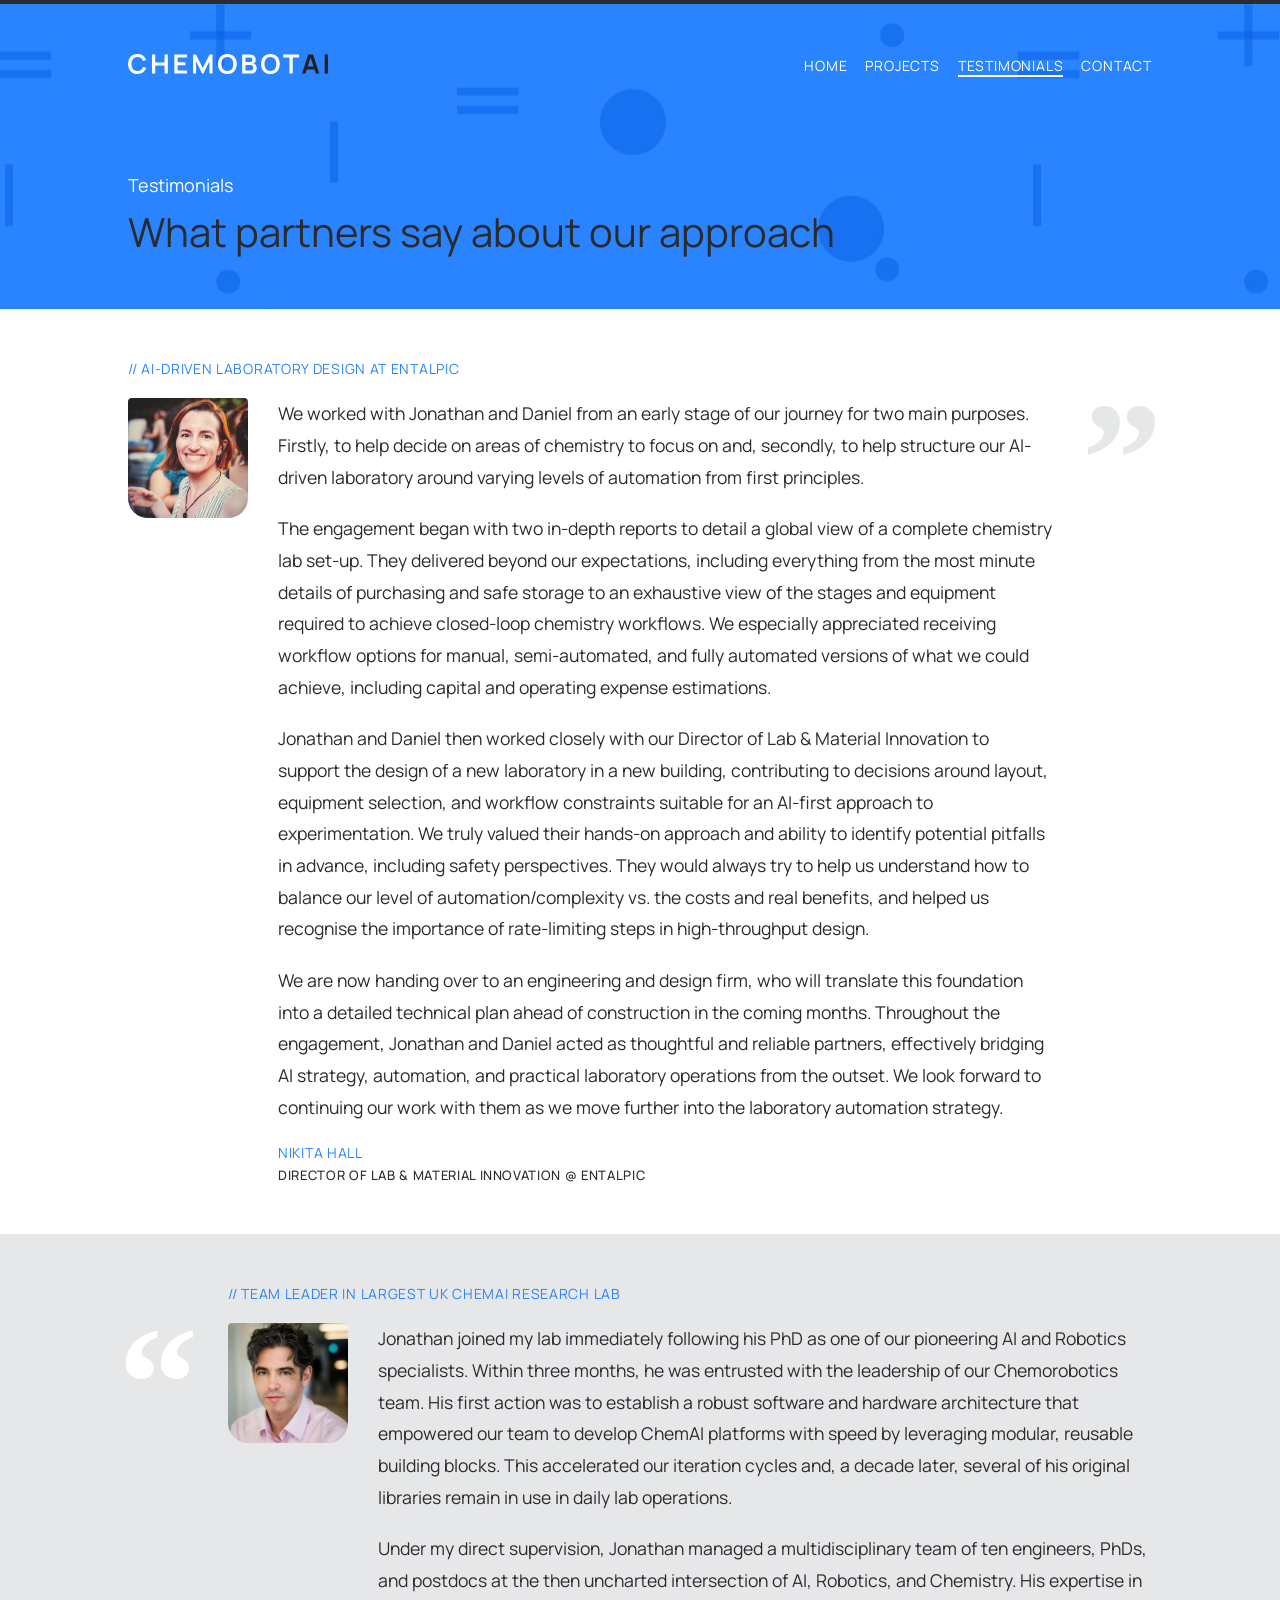
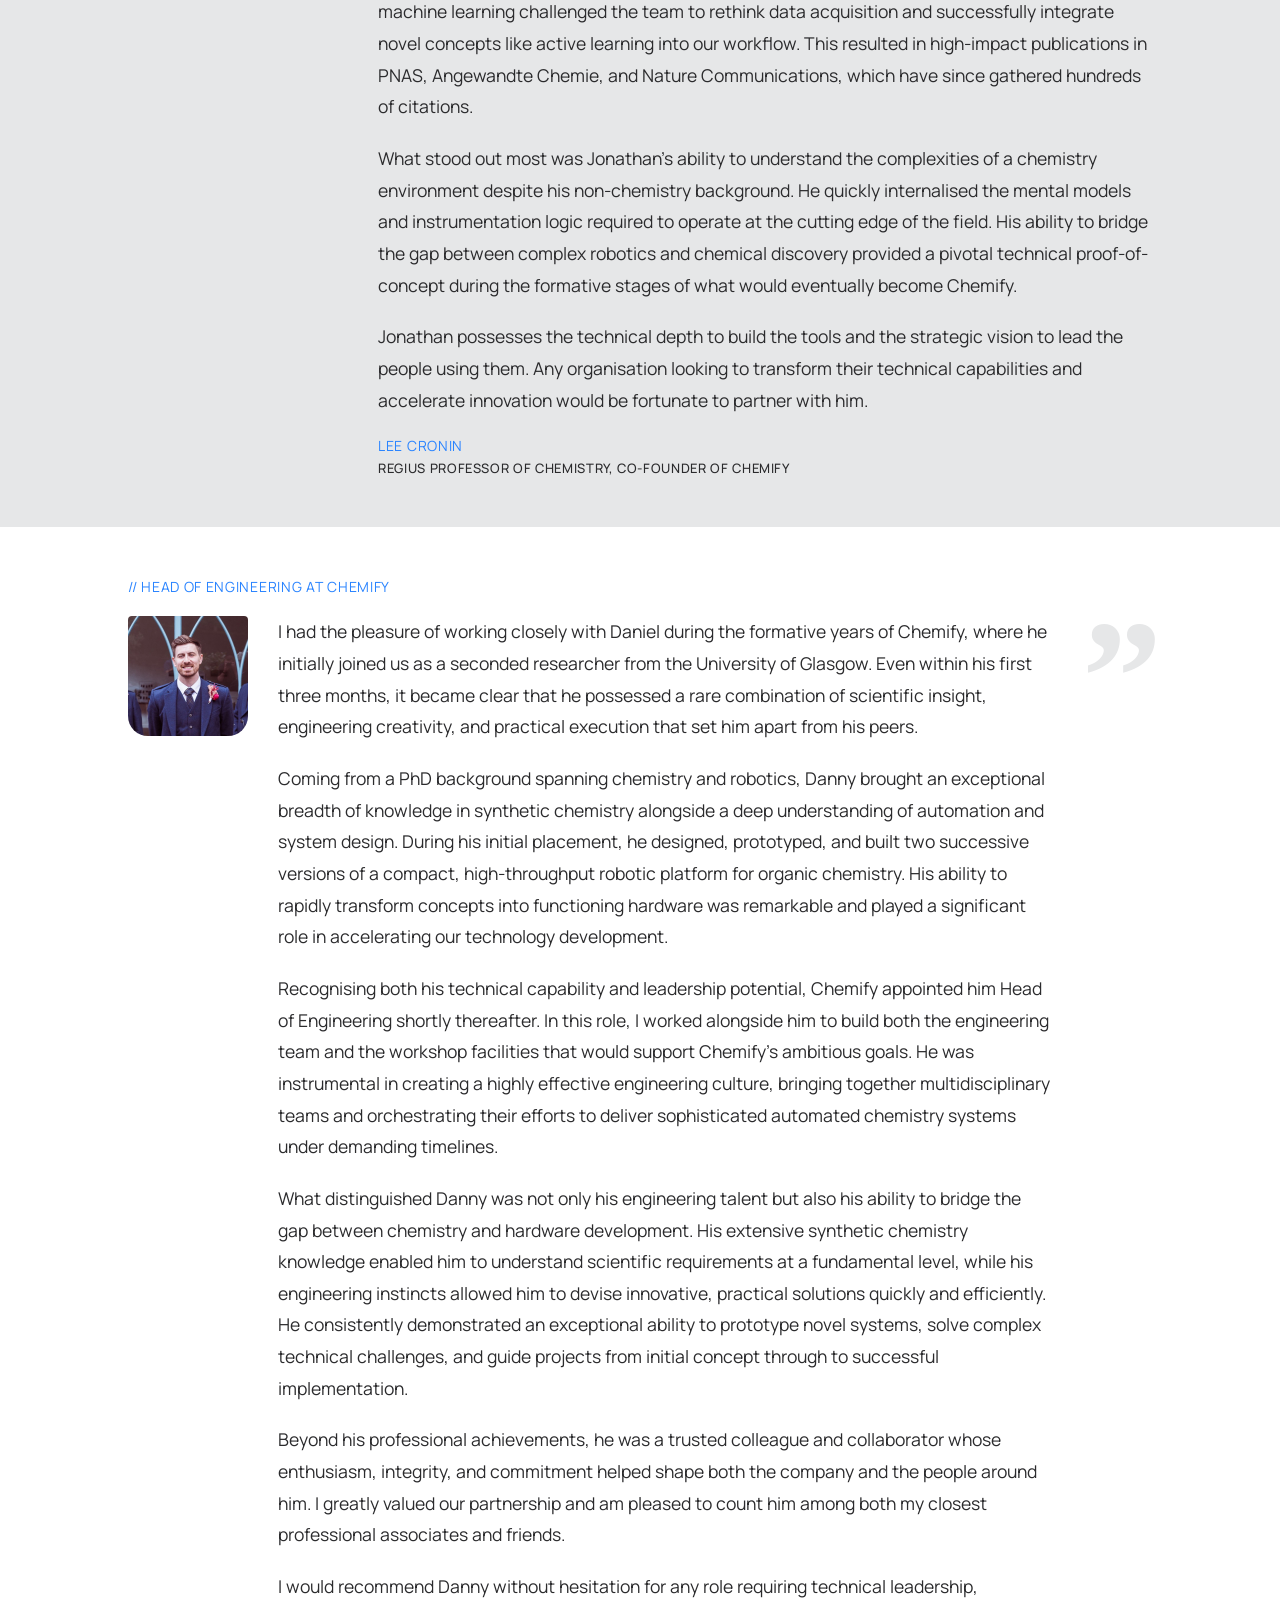
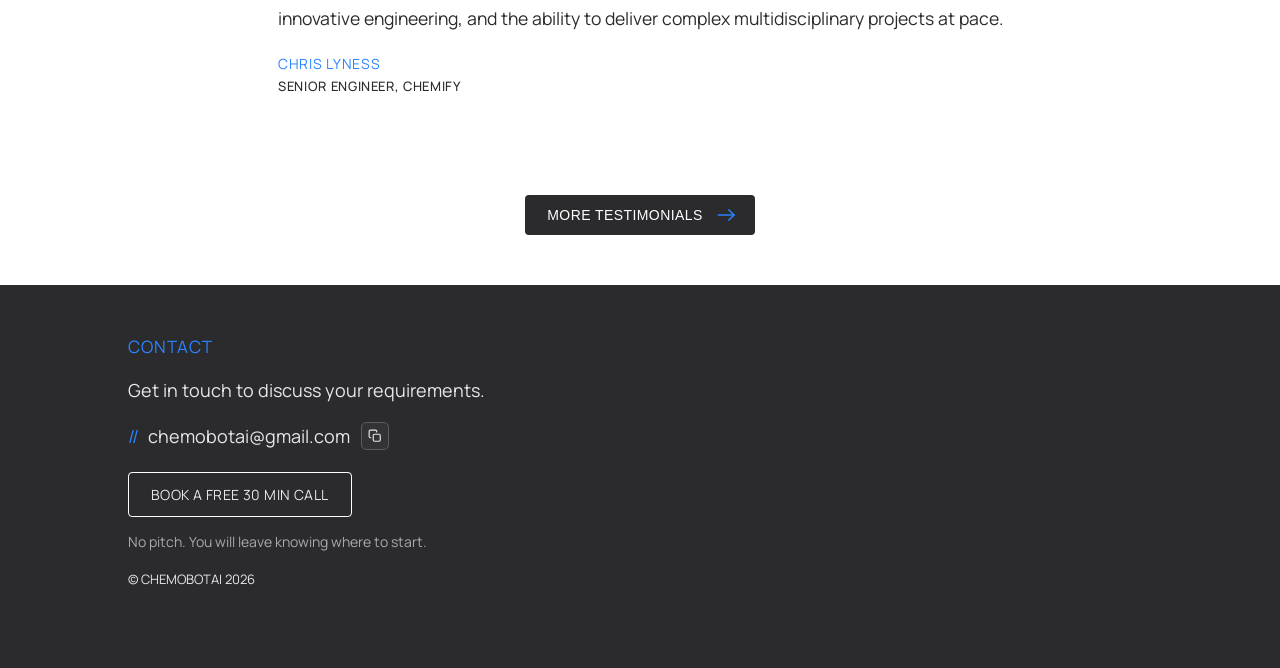
<file: testimonials.html>
<!DOCTYPE html>
<html lang="en">
    <head>
        <meta charset="UTF-8" />
        <meta name="viewport" content="width=device-width, initial-scale=1.0" />
        <title>ChemoBotAI | Testimonials</title>
        <link rel="stylesheet" href="chemobotAI-style.css" />
        <link rel="stylesheet" href="mobile-style.css" />

        <link rel="preconnect" href="https://fonts.googleapis.com">
        <link rel="preconnect" href="https://fonts.gstatic.com" crossorigin>

        <link href="https://fonts.googleapis.com/css2?family=Manrope:ital,wght@0,400;0,500;1,400;1,500&display=swap" rel="stylesheet">

    </head>

<body>

    <section class="blue-pattern">
        <div class="wrapper">

            <div id="site-header"></div>

            <div class="hero">
                <h1>
                    <span>Testimonials</span>
                    <br /> What partners say about our approach
                </h1>
            </div>

        </div>
    </section>


    <div class="testimonial-list">


        <div class="testimonial">
            <div class="wrapper-testimonial">
                <div class="testimonial-type">// AI-driven laboratory design at Entalpic</div>
                <div class="testimonial-content">
                    <img src="images/testimonials/nikita-hall.jpg" alt="Nikita Hall" class="testimonial-photo" />
                    <div class="testimonial-body">
                        <div class="testimonial-text">
                            <p>We worked with Jonathan and Daniel from an early stage of our journey for two main purposes. Firstly, to help decide on areas of chemistry to focus on and, secondly, to help structure our AI-driven laboratory around varying levels of automation from first principles.</p>
                            <p>The engagement began with two in-depth reports to detail a global view of a complete chemistry lab set-up. They delivered beyond our expectations, including everything from the most minute details of purchasing and safe storage to an exhaustive view of the stages and equipment required to achieve closed-loop chemistry workflows. We especially appreciated receiving workflow options for manual, semi-automated, and fully automated versions of what we could achieve, including capital and operating expense estimations.</p>
                            <p>Jonathan and Daniel then worked closely with our Director of Lab &amp; Material Innovation to support the design of a new laboratory in a new building, contributing to decisions around layout, equipment selection, and workflow constraints suitable for an AI-first approach to experimentation. We truly valued their hands-on approach and ability to identify potential pitfalls in advance, including safety perspectives. They would always try to help us understand how to balance our level of automation/complexity vs. the costs and real benefits, and helped us recognise the importance of rate-limiting steps in high-throughput design.</p>
                            <p>We are now handing over to an engineering and design firm, who will translate this foundation into a detailed technical plan ahead of construction in the coming months. Throughout the engagement, Jonathan and Daniel acted as thoughtful and reliable partners, effectively bridging AI strategy, automation, and practical laboratory operations from the outset. We look forward to continuing our work with them as we move further into the laboratory automation strategy.</p>
                        </div>
                        <div class="author-name">Nikita Hall</div>
                        <div class="author-role">Director of Lab &amp; Material Innovation @ Entalpic</div>
                    </div>
                </div>
            </div>
        </div>

        <div class="testimonial">
            <div class="wrapper-testimonial">
                <div class="testimonial-type">// Team Leader in Largest UK ChemAI Research Lab</div>
                <div class="testimonial-content">
                    <img src="images/testimonials/lee-cronin.jpg" alt="Lee Cronin" class="testimonial-photo" />
                    <div class="testimonial-body">
                        <div class="testimonial-text">
                            <p>Jonathan joined my lab immediately following his PhD as one of our pioneering AI and Robotics specialists. Within three months, he was entrusted with the leadership of our Chemorobotics team. His first action was to establish a robust software and hardware architecture that empowered our team to develop ChemAI platforms with speed by leveraging modular, reusable building blocks. This accelerated our iteration cycles and, a decade later, several of his original libraries remain in use in daily lab operations.</p>
                            <p>Under my direct supervision, Jonathan managed a multidisciplinary team of ten engineers, PhDs, and postdocs at the then uncharted intersection of AI, Robotics, and Chemistry. His expertise in machine learning challenged the team to rethink data acquisition and successfully integrate novel concepts like active learning into our workflow. This resulted in high-impact publications in PNAS, Angewandte Chemie, and Nature Communications, which have since gathered hundreds of citations.</p>
                            <p>What stood out most was Jonathan's ability to understand the complexities of a chemistry environment despite his non-chemistry background. He quickly internalised the mental models and instrumentation logic required to operate at the cutting edge of the field. His ability to bridge the gap between complex robotics and chemical discovery provided a pivotal technical proof-of-concept during the formative stages of what would eventually become Chemify.</p>
                            <p>Jonathan possesses the technical depth to build the tools and the strategic vision to lead the people using them. Any organisation looking to transform their technical capabilities and accelerate innovation would be fortunate to partner with him.</p>
                        </div>
                        <div class="author-name">Lee Cronin</div>
                        <div class="author-role">Regius Professor of Chemistry, co-founder of Chemify</div>
                    </div>
                </div>
            </div>
        </div>


        <div class="testimonial">
            <div class="wrapper-testimonial">
                <div class="testimonial-type">// Head of Engineering at Chemify</div>
                <div class="testimonial-content">
                    <img src="images/testimonials/chris-lyness.jpg" alt="Chris Lyness" class="testimonial-photo" />
                    <div class="testimonial-body">
                        <div class="testimonial-text">
                            <p>I had the pleasure of working closely with Daniel during the formative years of Chemify, where he initially joined us as a seconded researcher from the University of Glasgow. Even within his first three months, it became clear that he possessed a rare combination of scientific insight, engineering creativity, and practical execution that set him apart from his peers.</p>
                            <p>Coming from a PhD background spanning chemistry and robotics, Danny brought an exceptional breadth of knowledge in synthetic chemistry alongside a deep understanding of automation and system design. During his initial placement, he designed, prototyped, and built two successive versions of a compact, high-throughput robotic platform for organic chemistry. His ability to rapidly transform concepts into functioning hardware was remarkable and played a significant role in accelerating our technology development.</p>
                            <p>Recognising both his technical capability and leadership potential, Chemify appointed him Head of Engineering shortly thereafter. In this role, I worked alongside him to build both the engineering team and the workshop facilities that would support Chemify's ambitious goals. He was instrumental in creating a highly effective engineering culture, bringing together multidisciplinary teams and orchestrating their efforts to deliver sophisticated automated chemistry systems under demanding timelines.</p>
                            <p>What distinguished Danny was not only his engineering talent but also his ability to bridge the gap between chemistry and hardware development. His extensive synthetic chemistry knowledge enabled him to understand scientific requirements at a fundamental level, while his engineering instincts allowed him to devise innovative, practical solutions quickly and efficiently. He consistently demonstrated an exceptional ability to prototype novel systems, solve complex technical challenges, and guide projects from initial concept through to successful implementation.</p>
                            <p>Beyond his professional achievements, he was a trusted colleague and collaborator whose enthusiasm, integrity, and commitment helped shape both the company and the people around him. I greatly valued our partnership and am pleased to count him among both my closest professional associates and friends.</p>
                            <p>I would recommend Danny without hesitation for any role requiring technical leadership, innovative engineering, and the ability to deliver complex multidisciplinary projects at pace.</p>
                        </div>
                        <div class="author-name">Chris Lyness</div>
                        <div class="author-role">Senior Engineer, Chemify</div>
                    </div>
                </div>
            </div>
        </div>


        <div class="testimonial testimonial-hidden" hidden style="display: none;">
            <div class="wrapper-testimonial">
                <div class="testimonial-type">// Interdisciplinary Research and Engineering</div>
                <div class="testimonial-content">
                    <img src="images/testimonials/lee-cronin.jpg" alt="Professor Leroy Cronin" class="testimonial-photo" />
                    <div class="testimonial-body">
                        <div class="testimonial-text">
                            <p>I have worked with Daniel for many years, beginning when he joined my research group at the University of Glasgow as a PhD student in chemistry and robotics. During that time, and throughout his subsequent postdoctoral research, I had the opportunity to observe first-hand the development of an exceptionally capable scientist, engineer, and technical leader.</p>
                            <p>What initially distinguished him was his ability to move seamlessly between disciplines. Trained as a chemist, he rapidly taught himself advanced design engineering and began developing custom robotic systems to address real challenges in chemical synthesis. Rather than relying on existing solutions, he consistently designed and built novel platforms tailored to specific scientific objectives, combining deep chemical understanding with practical engineering insight.</p>
                            <p>Over the years, he developed numerous automated and robotic systems ranging from high-throughput synthesis platforms to sophisticated, algorithm-driven laboratories incorporating integrated analytical capabilities and complex multistage workflows. What impressed me most was not simply his technical capability, but his ability to identify a problem, understand the underlying scientific requirements, and rapidly create an effective solution.</p>
                            <p>He possesses a rare combination of skills that is increasingly valuable in modern research and development environments: a strong foundation in synthetic chemistry, extensive experience in laboratory automation, practical design engineering expertise, and the ability to translate ambitious ideas into operational systems. Equally important, he understands the realities of implementation. He is able to evaluate projects strategically, identify technical risks early, and guide teams towards solutions that are both innovative and achievable.</p>
                            <p>For organisations looking to develop new automated chemistry capabilities, design advanced laboratory environments, implement synthetic workflows, or evaluate the feasibility of complex technical projects, Daniel brings an unusual breadth of experience and a proven track record of delivering results. I would recommend his expertise without reservation to startups, established laboratories, and organisations seeking practical guidance at the interface of chemistry, robotics, and laboratory innovation.</p>
                        </div>
                        <div class="author-name">Professor Leroy Cronin</div>
                        <div class="author-role">Regius Professor of Chemistry, University of Glasgow</div>
                    </div>
                </div>
            </div>
        </div>



    </div>

    <div class="testimonial-more" style="width: 100%; padding: 50px 0; text-align: center;">
        <button id="showMoreTestimonials" type="button" style="display: table; margin: 0 auto;">More testimonials</button>
    </div>


    
<div id="site-footer"></div>

<script src="components.js"></script>
<script>
  document.getElementById('site-header').innerHTML = renderHeader('testimonials', '');
  document.getElementById('site-footer').innerHTML = renderFooter();
  initCopyEmail();
  initBackToTop();
  initCalEmbed();

  var testimonialBatchSize = 3;
  var visibleTestimonials = testimonialBatchSize;
  var testimonials = Array.prototype.slice.call(document.querySelectorAll('.testimonial-list .testimonial'));
  var showMoreButton = document.getElementById('showMoreTestimonials');

  function updateTestimonials() {
    testimonials.forEach(function (testimonial, index) {
      var shouldHide = index >= visibleTestimonials;
      testimonial.hidden = shouldHide;
      testimonial.style.display = shouldHide ? 'none' : '';
      testimonial.classList.toggle('testimonial-hidden', shouldHide);
    });

    if (visibleTestimonials >= testimonials.length) {
      showMoreButton.style.display = 'none';
    } else {
      showMoreButton.style.display = 'table';
    }
  }

  showMoreButton.addEventListener('click', function () {
    visibleTestimonials += testimonialBatchSize;
    updateTestimonials();
  });

  updateTestimonials();
</script>

</body>
</html>
</file>
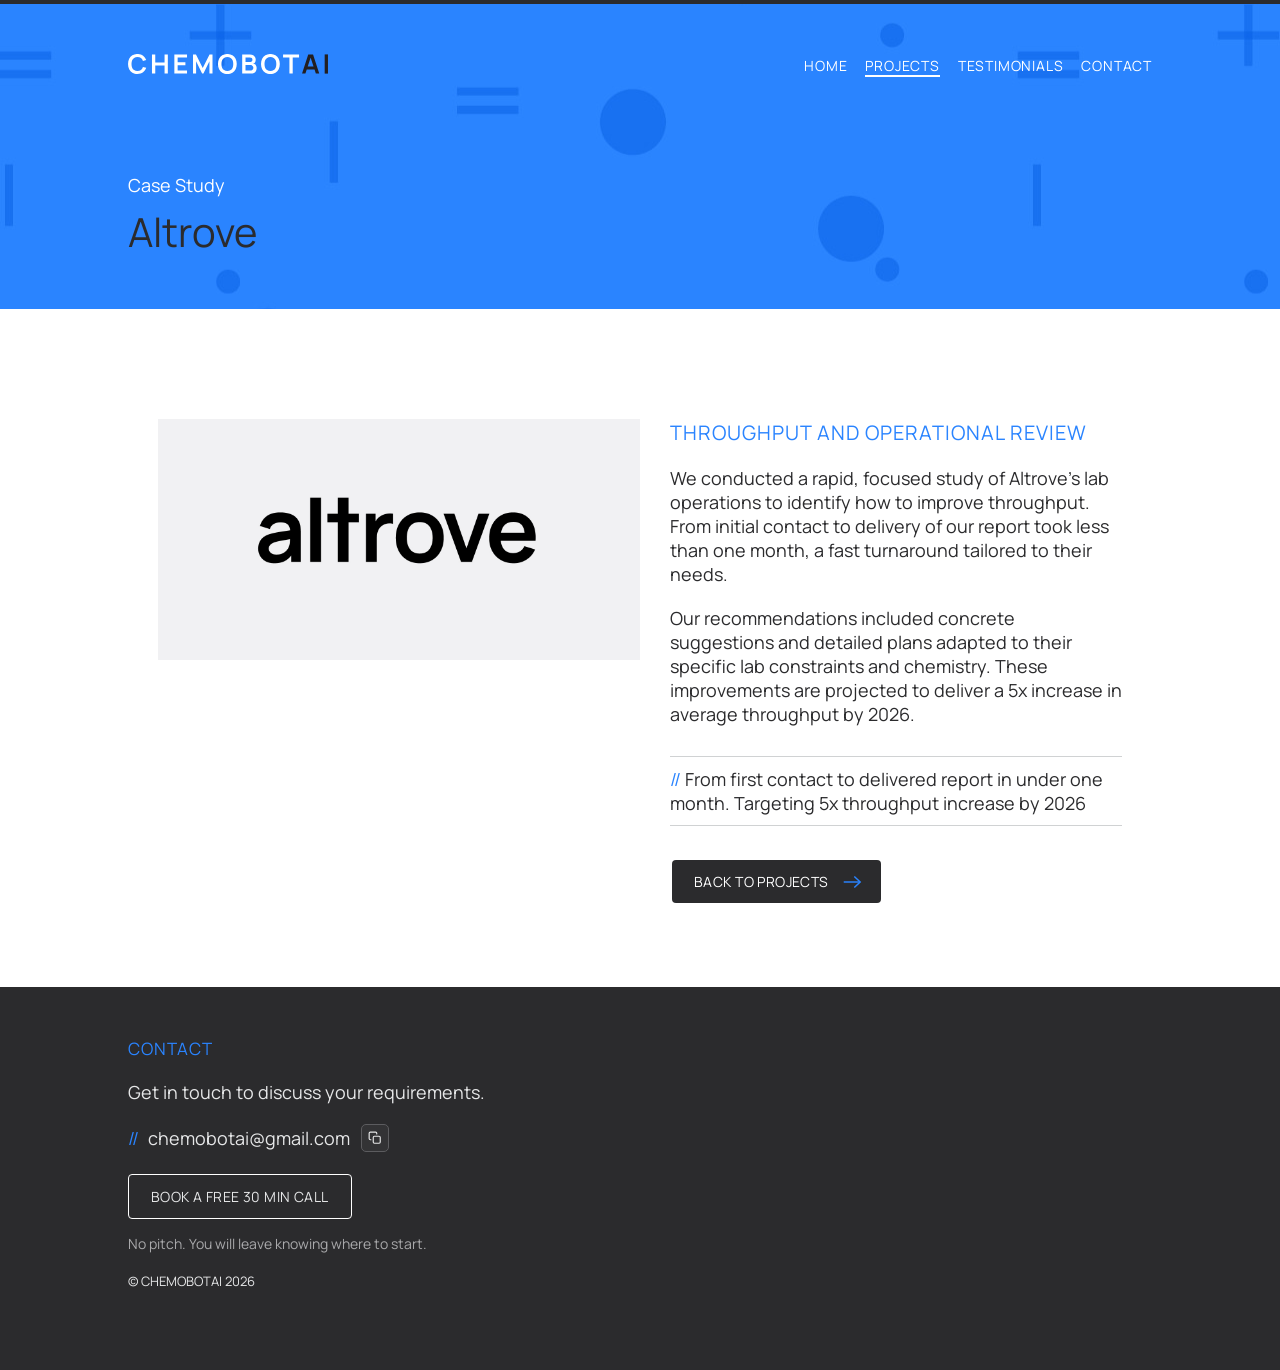
<file: projects/altrove.html>
<!DOCTYPE html>
<html lang="en">
  <head>
    <meta charset="UTF-8" />
    <meta name="viewport" content="width=device-width, initial-scale=1.0" />
    <title>ChemoBotAI | Altrove Case Study</title>
    <link rel="stylesheet" href="../chemobotAI-style.css" />
    <link rel="stylesheet" href="../mobile-style.css" />
    <link rel="preconnect" href="https://fonts.googleapis.com">
    <link rel="preconnect" href="https://fonts.gstatic.com" crossorigin>
    <link href="https://fonts.googleapis.com/css2?family=Manrope:ital,wght@0,400;0,500;1,400;1,500&display=swap" rel="stylesheet">
  </head>
  <body>
    <section class="blue-pattern">
      <div class="wrapper">
        <div id="site-header"></div>
        <div class="hero">
          <h1>
            <span>Case Study</span><br />Altrove
          </h1>
        </div>
      </div>
    </section>

    <section class="white">
      <div class="wrapper">
        <div class="project clearfix">
          <img src="../images/projects/altrove.jpg" alt="Altrove project image" />
          <div class="project-text">
            <h2>Throughput and operational review</h2>
            <p>We conducted a rapid, focused study of Altrove's lab operations to identify how to improve throughput. From initial contact to delivery of our report took less than one month, a fast turnaround tailored to their needs.</p>
            <p>Our recommendations included concrete suggestions and detailed plans adapted to their specific lab constraints and chemistry. These improvements are projected to deliver a 5x increase in average throughput by 2026.</p>
            <p class="project-detail"><span class="highlight">//</span> From first contact to delivered report in under one month. Targeting 5x throughput increase by 2026</p>
            <a class="btn" href="../projects.html">Back to projects</a>
          </div>
        </div>
      </div>
    </section>

    <div id="site-footer"></div>

    <script src="../components.js"></script>
    <script>
      document.getElementById('site-header').innerHTML = renderHeader('projects', '../');
      document.getElementById('site-footer').innerHTML = renderFooter();
      initCopyEmail();
      initBackToTop();
      initCalEmbed();
    </script>
  </body>
</html>
</file>
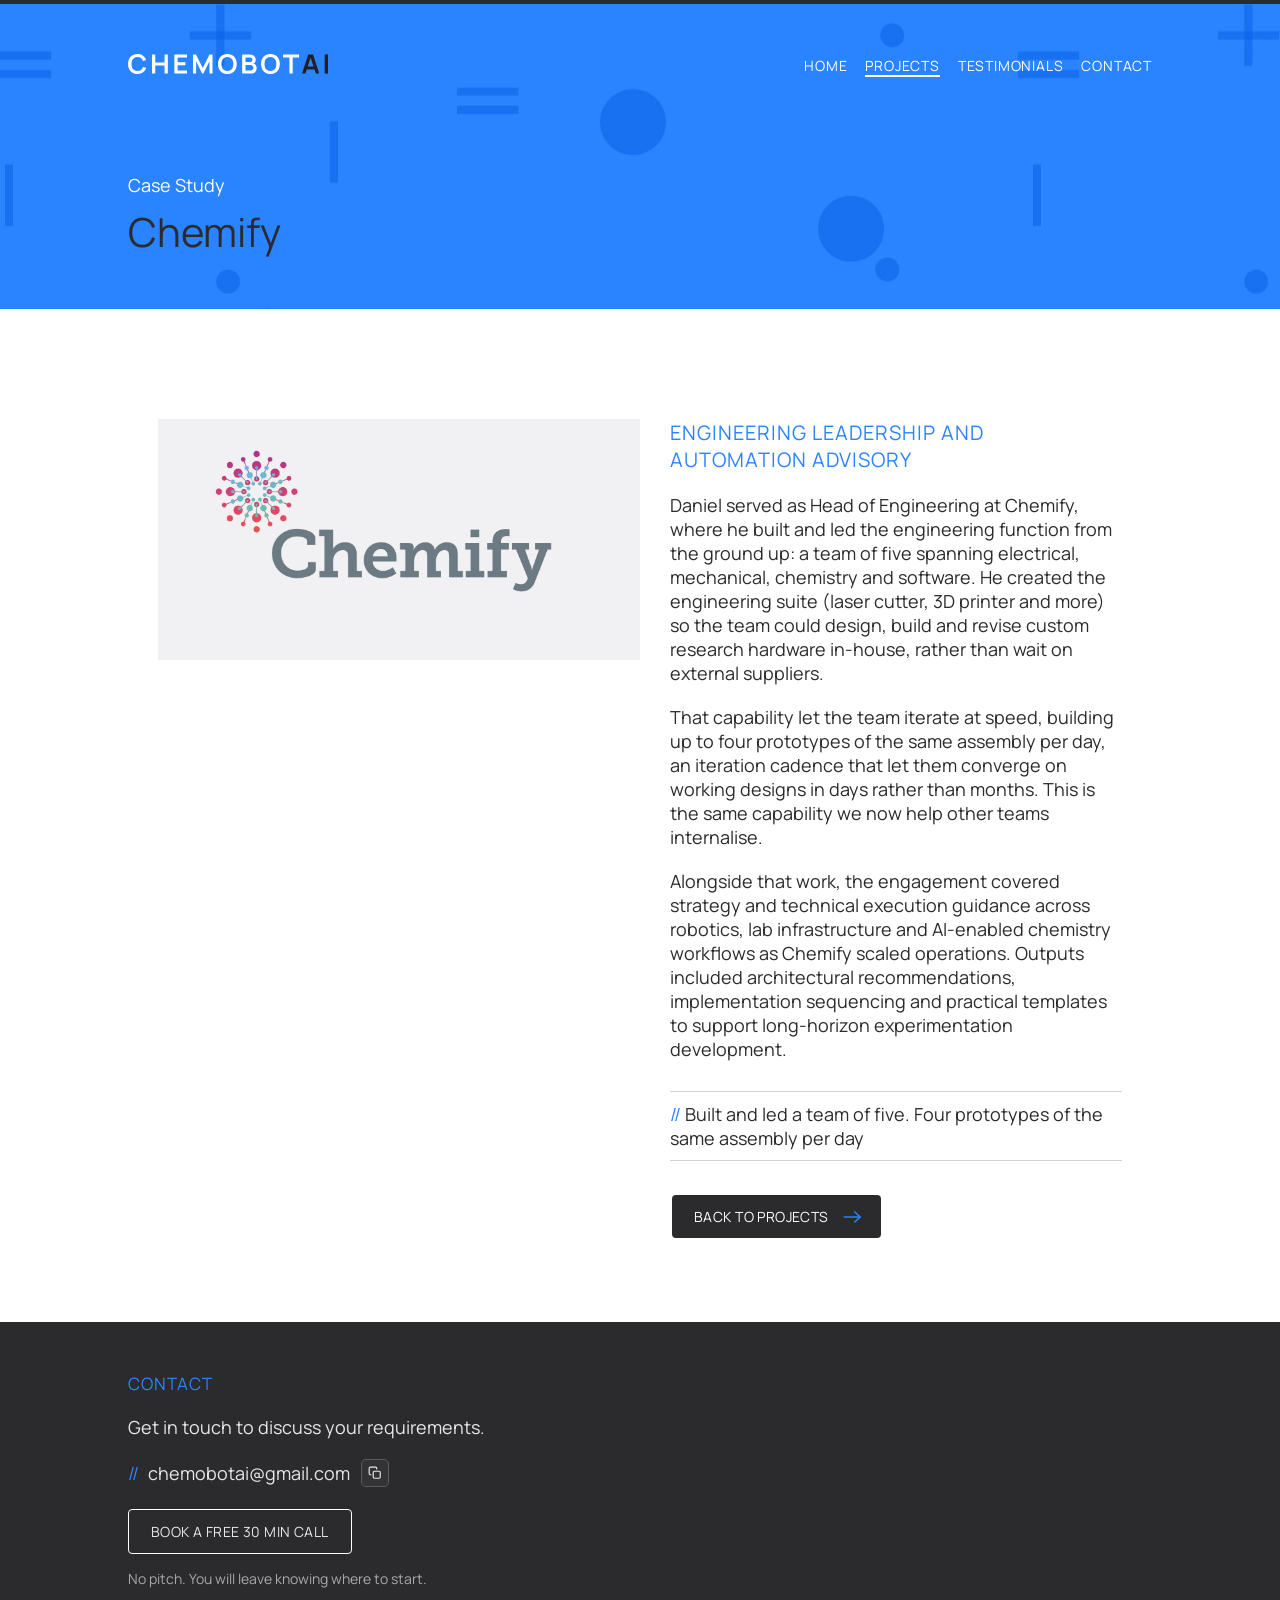
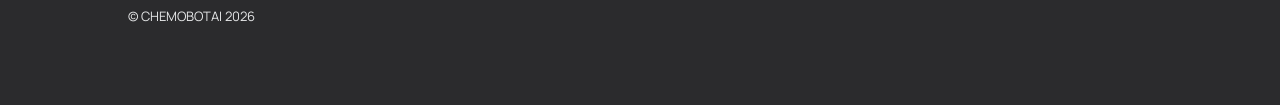
<file: projects/chemify.html>
<!DOCTYPE html>
<html lang="en">
  <head>
    <meta charset="UTF-8" />
    <meta name="viewport" content="width=device-width, initial-scale=1.0" />
    <title>ChemoBotAI | Chemify Case Study</title>
    <link rel="stylesheet" href="../chemobotAI-style.css" />
    <link rel="stylesheet" href="../mobile-style.css" />
    <link rel="preconnect" href="https://fonts.googleapis.com">
    <link rel="preconnect" href="https://fonts.gstatic.com" crossorigin>
    <link href="https://fonts.googleapis.com/css2?family=Manrope:ital,wght@0,400;0,500;1,400;1,500&display=swap" rel="stylesheet">
  </head>
  <body>
    <section class="blue-pattern">
      <div class="wrapper">
        <div id="site-header"></div>
        <div class="hero">
          <h1>
            <span>Case Study</span><br />Chemify
          </h1>
        </div>
      </div>
    </section>

    <section class="white">
      <div class="wrapper">
        <div class="project clearfix">
          <img src="../images/projects/chemify.jpg" alt="Chemify logo" />
          <div class="project-text">
            <h2>Engineering leadership and automation advisory</h2>
            <p>Daniel served as Head of Engineering at Chemify, where he built and led the engineering function from the ground up: a team of five spanning electrical, mechanical, chemistry and software. He created the engineering suite (laser cutter, 3D printer and more) so the team could design, build and revise custom research hardware in-house, rather than wait on external suppliers.</p>
            <p>That capability let the team iterate at speed, building up to four prototypes of the same assembly per day, an iteration cadence that let them converge on working designs in days rather than months. This is the same capability we now help other teams internalise.</p>
            <p>Alongside that work, the engagement covered strategy and technical execution guidance across robotics, lab infrastructure and AI-enabled chemistry workflows as Chemify scaled operations. Outputs included architectural recommendations, implementation sequencing and practical templates to support long-horizon experimentation development.</p>
            <p class="project-detail"><span class="highlight">//</span> Built and led a team of five. Four prototypes of the same assembly per day</p>
            <a class="btn" href="../projects.html">Back to projects</a>
          </div>
        </div>
      </div>
    </section>

    <div id="site-footer"></div>

    <script src="../components.js"></script>
    <script>
      document.getElementById('site-header').innerHTML = renderHeader('projects', '../');
      document.getElementById('site-footer').innerHTML = renderFooter();
      initCopyEmail();
      initBackToTop();
      initCalEmbed();
    </script>
  </body>
</html>
</file>
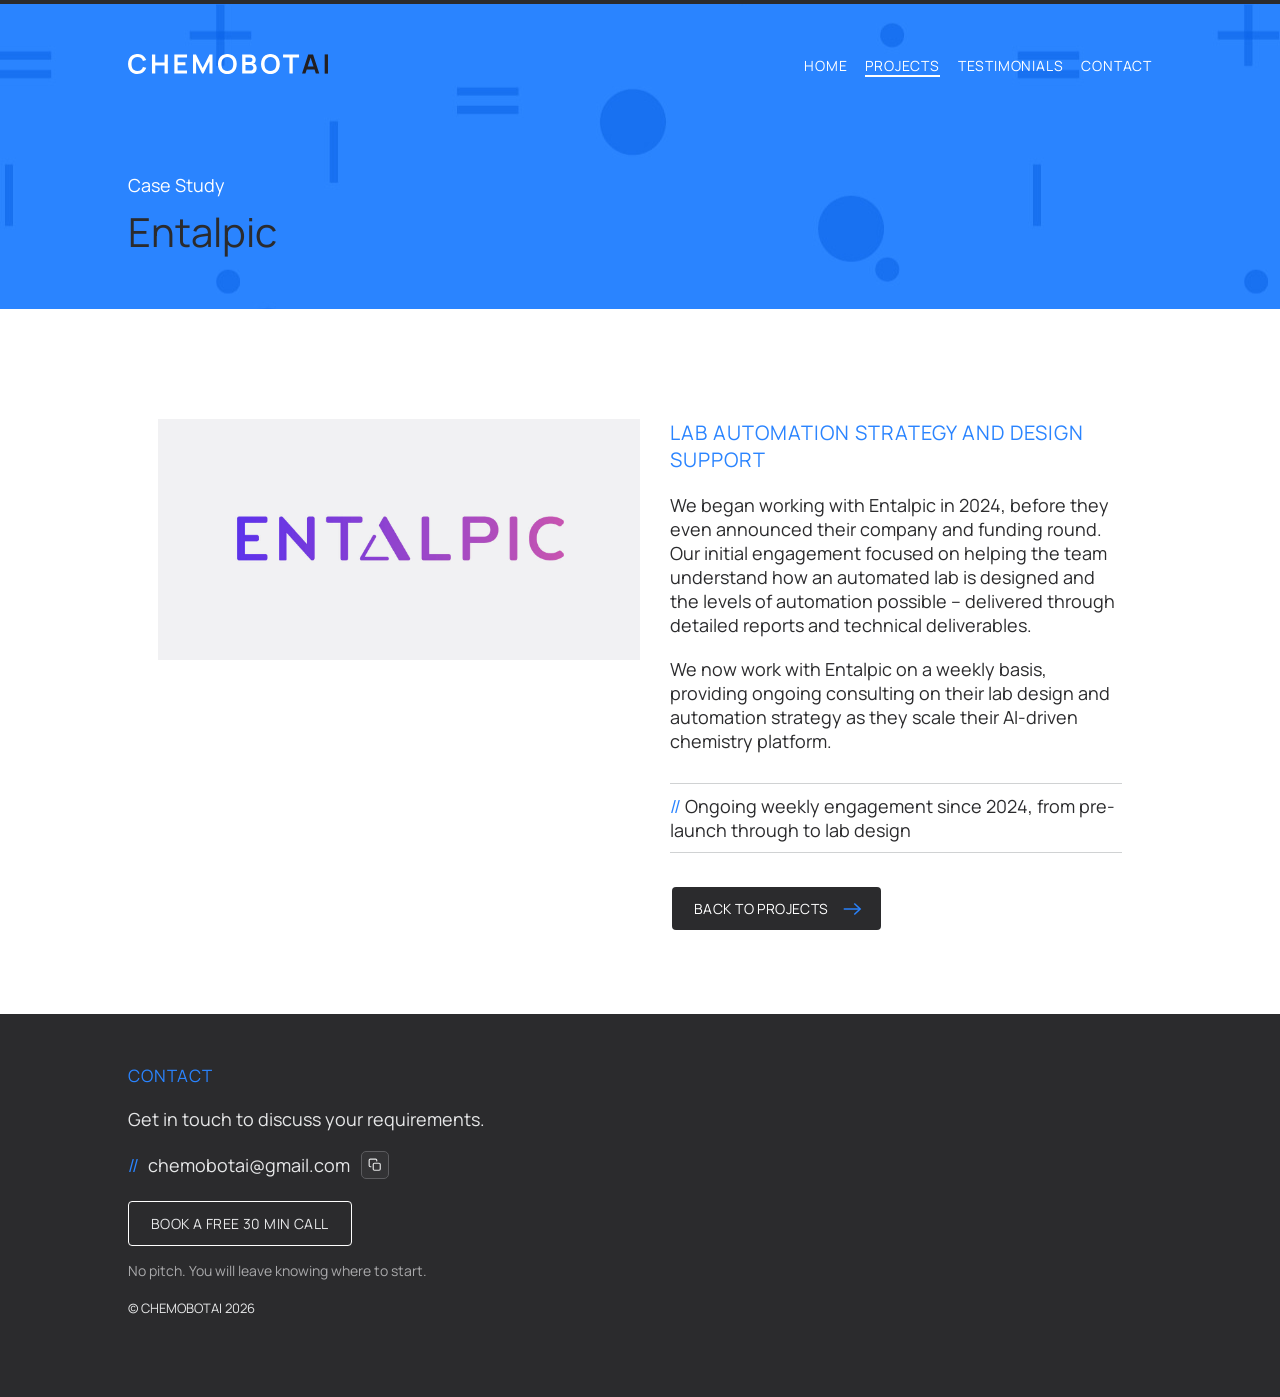
<file: projects/entalpic.html>
<!DOCTYPE html>
<html lang="en">
  <head>
    <meta charset="UTF-8" />
    <meta name="viewport" content="width=device-width, initial-scale=1.0" />
    <title>ChemoBotAI | Entalpic Case Study</title>
    <link rel="stylesheet" href="../chemobotAI-style.css" />
    <link rel="stylesheet" href="../mobile-style.css" />
    <link rel="preconnect" href="https://fonts.googleapis.com">
    <link rel="preconnect" href="https://fonts.gstatic.com" crossorigin>
    <link href="https://fonts.googleapis.com/css2?family=Manrope:ital,wght@0,400;0,500;1,400;1,500&display=swap" rel="stylesheet">
  </head>
  <body>
    <section class="blue-pattern">
      <div class="wrapper">
        <div id="site-header"></div>
        <div class="hero">
          <h1>
            <span>Case Study</span><br />Entalpic
          </h1>
        </div>
      </div>
    </section>

    <section class="white">
      <div class="wrapper">
        <div class="project clearfix">
          <img src="../images/projects/entalpic.jpg" alt="Entalpic project image" />
          <div class="project-text">
            <h2>Lab automation strategy and design support</h2>
            <p>We began working with Entalpic in 2024, before they even announced their company and funding round. Our initial engagement focused on helping the team understand how an automated lab is designed and the levels of automation possible – delivered through detailed reports and technical deliverables.</p>
            <p>We now work with Entalpic on a weekly basis, providing ongoing consulting on their lab design and automation strategy as they scale their AI-driven chemistry platform.</p>
            <p class="project-detail"><span class="highlight">//</span> Ongoing weekly engagement since 2024, from pre-launch through to lab design</p>
            <a class="btn" href="../projects.html">Back to projects</a>
          </div>
        </div>
      </div>
    </section>

    <div id="site-footer"></div>

    <script src="../components.js"></script>
    <script>
      document.getElementById('site-header').innerHTML = renderHeader('projects', '../');
      document.getElementById('site-footer').innerHTML = renderFooter();
      initCopyEmail();
      initBackToTop();
      initCalEmbed();
    </script>
  </body>
</html>
</file>
<file: chemobotAI-style.css>
* {
  margin: 0;
  padding: 0;
  box-sizing: border-box;
}

html {
  scroll-behavior: smooth;
}

.clearfix::after {
  content: "";
  clear: both;
  display: table;
}

body {
  font-family: "Manrope", sans-serif;
  font-optical-sizing: auto;
  font-weight: 400;
    font-size:18px;
  font-style: normal;
  color: #2b2b2d;
  background: #fff;
border-top:4px solid #2b2b2d;
}

h1, h2, h3, h4 {
  font-weight: 400;
}

.highlight{color:#2a84ff;}

h3, h2{text-transform:uppercase;
    letter-spacing: 0.05em;
    font-size:17px;}

h3{text-align: center;}
p{margin-bottom: 20px;}

a {
  text-decoration: none;
}

.btn,
button {
    border: none;
    background: url('images/icons/right-arrow.svg') right 16px center no-repeat #2b2b2d;
    background-size: 25px 12px;
    color: #fff;
    padding: 12px 52px 12px 22px;
    text-align: center;
    text-decoration: none;
    display: inline-block;
    font-size: 14px;
    text-transform: uppercase;
    letter-spacing: 0.03em;
    margin: 4px 2px;
    cursor: pointer;
    border-radius: 4px;
}

a.btn{color:#fff;}

.btn:hover,
button:hover{background-color: #555;}



.blue-pattern{background:url('images/backgrounds/blue-pattern.jpg') #2a84ff right;}
.white{background: #fff;}
.grey{background: #e6e7e8;}
.blue{background: #2a84ff;}
.black{background: #2b2b2d;}

section{width:100%;}
.wrapper{width:80%;margin:0 auto;padding:50px 0;}

/* ----------------------------------------*/

a.contact {
    margin-left: 0;}
.logo {width:200px;}

/* ----------------------------------------*/

.hero{display: flex; flex-wrap: wrap;}
.hero h1{
    align-self: center; 
    width:40%; 
    margin-right: 10%; 
    font-size:40px;}
.hero h1:only-child{width:100%;}
.hero h1 span{font-size:18px; color:#fff;}
.hero-image{width:50%;}
.hero img{
    z-index: 1000; 
    width:100%;
    height: auto; 
    margin-bottom: -100px;}

/* ----------------------------------------*/

.hero-sub{display:block;margin-top:18px;line-height:1.5;}

/* ----------------------------------------*/

/* How we work: vertical flow with a central spine.
   mode (left) | spine (centre) | example engagement (right) */

.section-heading{font-size:24px;}
.section-heading-accent{color:#2a84ff;}

.flow-intro{
    max-width:820px;
    margin:24px auto 54px;
    text-align:center;
    color:#555;
    font-size:20px;
    line-height:1.6;}

.flow-stage{
    list-style:none;
    display:grid;
    grid-template-columns:1fr 96px 1fr;
    grid-template-areas:"mode spine example";
    padding-bottom:64px;}

.flow-stage:last-child{padding-bottom:0;}

.flow-mode{
    grid-area:mode;
    padding-right:44px;
    text-align:right;}

.flow-spine{grid-area:spine;position:relative;}
.flow-example{grid-area:example;padding-left:44px;}

.flow-node{
    position:relative;
    z-index:1;
    width:44px;
    height:44px;
    border-radius:50%;
    background:#2a84ff;
    color:#fff;
    display:flex;
    align-items:center;
    justify-content:center;
    margin:0 auto;
    font-size:15px;
    letter-spacing:0.05em;}

/* the line runs from each node down to the next one, so it never dangles */
.flow-spine::before{
    content:"";
    position:absolute;
    left:50%;
    margin-left:-1px;
    top:44px;
    bottom:-64px;
    width:2px;
    background:#d0d2d3;}

.flow-stage:last-child .flow-spine::before{display:none;}

.flow-name{font-size:24px;color:#2a84ff;margin-bottom:12px;}

.flow-value{
    font-size:22px;
    line-height:1.35;
    margin-bottom:16px;}

.flow-desc{margin-bottom:0;color:#555;}

.flow-example-label{
    text-transform:uppercase;
    letter-spacing:0.05em;
    font-size:13px;
    color:#666;
    margin-bottom:14px;}

/* ----------------------------------------*/

.intro{margin-top: 50px;}
.intro p{text-align: left; 
    font-size: 2.2rem;
    line-height: 3.3rem;}
.intro a{color: inherit;border-bottom:2px solid #2b2b2d;}
.intro {text-align: center;}
.intro button{margin-top: 30px;}

/* scoped to .intro so it outweighs the .intro p font-size, here and in
   the mobile override */
.intro .intro-support{
    font-size:18px;
    line-height:1.6;
    color:#555;
    margin-top:30px;
    margin-bottom:0;}

/* the 2px underline is too heavy at this size */
.intro .intro-support a{border-bottom-width:1px;}

/* ----------------------------------------*/

.credential-icons{ 
    display: flex;
    text-align: center;
    justify-content:center;
    flex-wrap: wrap;}

.credential-icons li{
    color: #fff; 
    display: flex;  
    flex-direction: column; 
    list-style: none;
    width:18%; 
    margin: 0 3%;}

.credential-icons li img{margin-bottom: 20px;}


/* ----------------------------------------*/

.clients{ 
    margin-top:30px;
    display: flex;
    text-align: center;justify-content: center;align-items: center;}

.clients li{list-style: none;max-width:250px; width:25%;}
.clients li img{width:80%; margin: auto;}

/* ----------------------------------------*/

.wrapper.wrapper-split {
    background: linear-gradient(#e6e7e8, #e6e7e8) no-repeat center/2px 100%;}

.bio {width:40%;float:left;text-align: center;}
.bio-right {float:right;}

.bio img
    { clip-path: circle();
    width:80%;}

.bio p, .credential li{text-align: left;}

.bio h2 {color:#2a84ff;margin: 20px 0; }
.credential li{list-style: none;margin-bottom:10px;}


/* ----------------------------------------*/

.project{
    background: #fff;
    width:100%;
    padding:30px;
    box-sizing:border-box;
    margin-top: 30px;}

.project h2{
    font-size:20px;
    color:#2a84ff;
    text-align:left;
    margin-bottom: 20px;}

.project img{float:left;width:50%;}

.project .project-text{
    float:right;
    width:50%;
    padding-left:30px;
    box-sizing: border-box;}

.project-detail{
    border-top:1px solid #d0d2d3; 
    border-bottom:1px solid #d0d2d3;
    padding:10px 0;margin:30px 0;}

.project-source {
    color: #666;
    font-size: 14px;
    line-height: 1.6;
}

.project-source a {
    color: #2a84ff;
    border-bottom: 1px solid #2a84ff;
}

.project-preview-grid {
    margin: 26px 0 28px;
    display: grid;
    grid-template-columns: repeat(3, minmax(0, 1fr));
    gap: 22px;
}

/* cards stretch to the tallest in the row, so the column chain below lets the
   body absorb the slack. That pins "View project" and the detail line to the
   bottom of every card instead of leaving dead space under the short ones. */
.project-preview {
    background: #fff;
    box-sizing: border-box;
    border-radius: 12px 12px 0 0;
    overflow: hidden;
    display: flex;
}

.project-preview-link {
    display: flex;
    flex-direction: column;
    width: 100%;
    color: inherit;
    text-decoration: none;
}

.project-preview-body {
    display: flex;
    flex-direction: column;
    flex: 1;
}

/* the paragraph takes the extra height, so the link keeps its 16px gap */
.project-preview-body p {
    flex: 1;
}

.project-preview-image {
    width: 100%;
    aspect-ratio: 16 / 9;
    overflow: hidden;
    display: block;
}

.project-preview-image img {
    width: 100%;
    height: 100%;
    display: block;
    object-fit: cover;
}

.project-preview-body {
    padding: 20px;
}

.project-preview-body h2 {
    margin: 0 0 10px;
    color: #2a84ff;
    font-size: 24px;
}

.project-preview-body p {
    margin: 0;
}

.project-preview-detail {
    margin: 0 20px;
    border-top: 1px solid #d0d2d3;
    padding: 14px 0;
    font-size: 13px;
    color: #666;
}

.project-preview-detail .highlight {
    color: #2a84ff;
}

.project-section-spacer {
    height: 34px;
}

/* ----------------------------------------*/

.pub-intro{max-width:780px;margin:0 auto 10px;text-align:center;color:#555;}

.pub-list{margin:26px 0 10px;padding:0;}

.pub{
    list-style:none;
    border-bottom:1px solid #d0d2d3;}

.pub:first-child{border-top:1px solid #d0d2d3;}

/* the whole two-line row is the toggle, so the entry stays compact and
   there is no separate control taking a third line */
.pub-details summary{
    cursor:pointer;
    list-style:none;
    display:block;
    padding:13px 30px 13px 0;
    position:relative;}

.pub-details summary::-webkit-details-marker{display:none;}

.pub-details summary::after{
    content:"+";
    position:absolute;
    right:4px;
    top:13px;
    color:#2a84ff;
    font-size:16px;}

.pub-details[open] summary::after{content:"\2212";}

.pub-details summary:hover .pub-title{color:#2a84ff;}

/* the global h2 rule uppercases everything; paper titles must keep their
   own casing because chemical names depend on it */
.pub-title{
    display:block;
    font-size:17px;
    line-height:1.35;
    text-transform:none;
    letter-spacing:0;
    margin-bottom:3px;}

/* venue, year and authors share one line to keep the row to two lines */
.pub-meta{display:block;font-size:13px;line-height:1.5;color:#666;}

.pub-venue{
    color:#2a84ff;
    text-transform:uppercase;
    letter-spacing:0.05em;}

.pub-year{margin-left:8px;}

.pub-authors{margin-left:8px;}
.pub-authors::before{content:"\00b7  ";}

.pub-us{color:#2b2b2d;font-weight:500;}

.pub-body{
    padding:0 30px 18px 0;
    color:#555;
    max-width:820px;}

.pub-summary{margin-bottom:10px;color:#2b2b2d;}
.pub-body p{margin-bottom:12px;}

.pub-link{
    color:#2a84ff;
    font-size:14px;
    border-bottom:1px solid #2a84ff;}


/* the whole card is already a link, so this is an affordance rather than a
   control. Styling it as a filled button made it compete with the one real
   button on the page, the booking CTA. */
.project-view-btn {
    display: inline-block;
    /* the body is a flex column, so without this the span stretches to full
       width and the right-aligned arrow drifts far from the text */
    align-self: flex-start;
    margin-top: 16px;
    color: #2a84ff;
    font-size: 14px;
    text-transform: uppercase;
    letter-spacing: 0.03em;
    background: url('images/icons/right-arrow.svg') right center no-repeat;
    background-size: 20px 10px;
    padding-right: 30px;
}

.project-preview-link:hover .project-view-btn {
    text-decoration: underline;
}

.selected-project-intro {
    max-width: 780px;
}

/* Cal triggers open a modal in place rather than navigating, so the forward
   arrow would be misleading. Dropping it also frees the 52px right padding
   that only existed to make room for it. */
.btn[data-cal-link]{
    background-image:none;
    padding-right:22px;}

/* wraps to stacked buttons on narrow screens; .btn carries margin:4px 2px,
   which is reset here so the gap is the only spacing */
.btn-row{
    display:flex;
    justify-content:center;
    align-items:center;
    flex-wrap:wrap;
    gap:14px;
    margin-top:40px;}

.btn-row .btn{margin:0;}

/* the reassurance under a booking button: what actually removes hesitation */
.book-note{
    max-width:430px;
    margin:14px 0 0;
    font-size:14px;
    line-height:1.5;
    color:#666;}

/* centred under the homepage button, left-aligned in the footer */
.btn-row + .book-note{margin-left:auto;margin-right:auto;text-align:center;}
.footer .book-note{color:#a9a9ab;}

.project-browse-btn,
.btn-centered {
    display: table;
    margin-left: auto;
    margin-right: auto;
    margin-top: 40px;
}


.btn-light {
    background-color: transparent;
    background-image: none;
    border: 1px solid #fff;
    padding: 12px 22px;
}

.btn-light:hover {
    background-color:#fff;
    color:#2a84ff;
}

header {
    margin-bottom: 70px;
    display: flex;
    flex-wrap: wrap;
    align-items: center;
    gap: 12px;
}

.brand {
    margin-right: auto;
}

/* ----------------------------------------*/

.quote{width:80%;margin: auto;font-size:30px;}

.quote span{
    margin-top:20px;
    color:#fff; 
    text-transform: uppercase; 
    letter-spacing:0.1em; 
    display: block;
    font-size:16px;}

.blue-pattern .quote {
    color: #2b2b2d;
}

.blue-pattern .quote span {
    color: #fff;
}

/* ----------------------------------------*/

.testimonial-list {
    width: 100%;
}

.testimonial {
    padding: 50px 0;
    overflow: hidden;
}

.testimonial:nth-child(2n) {
    background: #e6e7e8;
}

.testimonial-hidden {
    display: none !important;
}

.wrapper-testimonial {
    width: 80%;
    margin: 0 auto;
    position: relative;
    padding-right: 100px;
}

.testimonial:nth-child(2n) .wrapper-testimonial {
    padding-left: 100px;
    padding-right: 0;
}

.testimonial-type {
    color: #2a84ff;
    text-transform: uppercase;
    letter-spacing: 0.05em;
    font-size: 14px;
    margin-bottom: 20px;
}

.testimonial-content {
    display: flex;
    align-items: flex-start;
    gap: 30px;
}

.testimonial:nth-child(2n) .testimonial-content {
    flex-direction: row;
}

.wrapper-testimonial::before {
    content: "\201D";
    font-family: Georgia, serif;
    font-size: 160px;
    font-weight: bold;
    line-height: 1;
    color: #e6e7e8;
    position: absolute;
    right: -10px;
    top: 20px;
}

.testimonial:nth-child(2n) .wrapper-testimonial::before {
    content: "\201C";
    color: #ffffff;
    right: auto;
    left: -10px;
}

.testimonial-photo {
    width: 120px;
    height: 120px;
    border-radius: 4px 4px 20px 20px;
    object-fit: cover;
    flex-shrink: 0;
}

.testimonial-text {
    font-size: 1.1rem;
    line-height: 1.8;
    margin-bottom: 20px;
}

.author-name {
    color: #2a84ff;
    text-transform: uppercase;
    letter-spacing: 0.05em;
    font-size: 14px;
}

.author-role {
    font-weight: 500;
    text-transform: uppercase;
    letter-spacing: 0.05em;
    font-size: 13px;
    margin-top: 4px;
}

.testimonial-more {
    width: 100%;
    padding: 50px 0;
    text-align: center;
}

/* no background-image override here: this is a normal forward action, so it
   keeps the arrow that .btn/button provides */
#showMoreTestimonials {
    display: block;
    width: fit-content;
    margin: 0 auto;
}

/* ----------------------------------------*/

/* inline-flex with a shared centre line keeps the marker, address and icon
   optically aligned regardless of font metrics */
.contact-line{
    display:flex;
    align-items:center;
    flex-wrap:wrap;
    gap:9px;
    line-height:1;
    margin-top:20px;}

.contact-line .highlight{line-height:1;}

.contact-email{
    line-height:1;
    border-bottom:1px solid transparent;
    transition:border-color 0.2s, color 0.2s;}

.contact-email:hover{color:#2a84ff;border-bottom-color:#2a84ff;}

/* not .btn: that carries the arrow background image and heavy padding */
.copy-email{
    width:28px;
    height:28px;
    flex:0 0 28px;
    display:inline-flex;
    align-items:center;
    justify-content:center;
    background:none;
    border:1px solid #5c5c5f;
    border-radius:5px;
    background:rgba(255,255,255,0.04);
    color:#e6e7e8;
    padding:0;
    margin:0 0 0 2px;
    cursor:pointer;
    transition:background-color 0.18s, border-color 0.18s, color 0.18s;}

/* the background override matters: without it the idle tint shows through */
.copy-email:hover{background:#2a84ff;}

.copy-email:hover{background:#2a84ff;border-color:#2a84ff;color:#fff;}
.copy-email:focus-visible{outline:2px solid #2a84ff;outline-offset:2px;}

.copy-email.copied,
.copy-email.copy-failed{border-color:#2a84ff;color:#2a84ff;background:none;}

.copy-icon{
    width:14px;
    height:14px;
    display:block;
    fill:none;
    stroke:currentColor;
    stroke-width:2;
    stroke-linecap:round;
    stroke-linejoin:round;}

.copy-icon-done{display:none;}
.copy-email.copied .copy-icon-default{display:none;}
.copy-email.copied .copy-icon-done{display:block;}

.copy-status{font-size:13px;color:#2a84ff;line-height:1;}

/* margin-left:0 overrides the .btn shorthand margin so it lines up with the
   text above it rather than sitting 2px proud */
.contact-book{margin:22px 0 0 0;}


.footer {padding-bottom:80px;}
.footer h3{text-align: left;color:#2a84ff;margin-bottom: 20px;}
.footer p{color:#e6e7e8;margin-bottom: 0;}
.footer a{color:#e6e7e8;text-decoration: none;}
.footer a:hover{color: #2a84ff;}
.copyright{font-size:13px;margin-top:18px;}


#backToTop {
    position: fixed;
    background-image: none;
    bottom: 20px;
    right: 30px;
    z-index: 999;
    background-color: #333;
    color: #2a84ff;
    border: none;
    width:50px;
    height:50px;
    padding: 0;
    text-align: center;
    font-size: 1.5rem;
    cursor: pointer;
    opacity: 0;
    pointer-events: none;
    border-radius: 50%;
    transition: opacity 0.5s ease;}

#backToTop.show {
  opacity: 0.8;
  pointer-events: auto;}

#backToTop:hover {
  background-color: #555;}

.main-nav {
    display: flex;
    flex-wrap: wrap;
    gap: 18px;
}

.main-nav a {
    color: #2b2b2d;
    text-transform: uppercase;
    letter-spacing: 0.05rem;
    font-size: 14px;
    border-bottom: 2px solid transparent;
}

.main-nav a:hover,
.main-nav a.active{
    border-bottom-color: #2b2b2d;
}

.blue-pattern .main-nav a{
    color: #fff;
    border-bottom-color: transparent;
}

.blue-pattern .main-nav a:hover,
.blue-pattern .main-nav a.active{
    border-bottom-color: #fff;
}
</file>
<file: mobile-style.css>
@media (max-width: 960px) {

    .wrapper{width:90%;}
    .credential-icons{ 
    text-align: center;}
    
    .credential-icons li{width:20%; margin:0 2%}
   
    .intro p{font-size:30px;line-height:140%;}
    .intro{text-align: left;}
    .intro button{margin-top: 20px;}

    .project-preview-grid {
        grid-template-columns: repeat(2, minmax(0, 1fr));
    }


    .flow-stage {grid-template-columns:1fr 72px 1fr;}
    .flow-mode {padding-right:26px;}
    .flow-example {padding-left:26px;}
    .flow-value {font-size:20px;}
}
/* ----------------------------------------*/

@media (max-width: 760px) {
    
    .credential-icons li{
    width:100%; 
    flex-direction: row;
    text-align: left;align-items: center;margin-bottom: 20px;}
    
    .credential-icons li img {width:100px; height:100px;margin-right: 20px;}
    
    .bio{width:80%;margin: 0 10%;}
    .bio-img{width:70%;}
    .bio-right{border-top:1px solid #e6e7e8;margin-top:40px;padding-top:40px;}
    .wrapper.wrapper-split {background: none;}
    
    .hero h1{width:50%;font-size:24px;}
    .hero-image{width:40%;}
    .clients li{width:28%;}
    .clients li img{width:100%;}
    .clients{justify-content: space-between;}

    .main-nav {
        width: 100%;
        justify-content: flex-start;
        gap: 14px;
    }

    .project img{width:100%;margin-bottom:30px;}
    .project .project-text{width:100%;padding-left:0px;}

    .project-preview-grid {
        grid-template-columns: 1fr;
    }

    .project-preview-link {
        display: block;
    }

    .project-preview-image {
        width: 100%;
    }

    .project-preview-body {
        width: 100%;
        padding: 20px;
    }


    /* spine moves to the left edge and spans both rows, so the line keeps
       running through the section instead of collapsing */
    .flow-stage {
        grid-template-columns:44px 1fr;
        grid-template-areas:
            "spine mode"
            "spine example";
        column-gap:20px;
        padding-bottom:44px;}

    .flow-mode {padding-right:0; text-align:left; margin-bottom:26px;}
    .flow-example {padding-left:0;}
    .flow-spine::before {bottom:-44px;}
    .flow-intro {text-align:left; margin-bottom:40px;}

}

/* ----------------------------------------*/

@media (max-width: 620px) {

    .quote{width:90%; font-size:30px;}

    .wrapper-testimonial {
        width: 90%;
        padding-right: 60px;
    }

    .testimonial:nth-child(2n) .wrapper-testimonial {
        padding-left: 60px;
        padding-right: 0;
    }

    .testimonial-content {
        flex-direction: column;
    }

    .testimonial:nth-child(2n) .testimonial-content {
        flex-direction: column;
    }

    .testimonial:nth-child(2n) .wrapper-testimonial {
        padding-left: 60px;
        padding-right: 0;
    }

    .wrapper-testimonial::before {
        font-size: 100px;
        right: -10px;
        left: auto;
        top: 10px;
    }

    .testimonial:nth-child(2n) .wrapper-testimonial::before {
        left: -10px;
        right: auto;
    }

    .testimonial-photo {
        width: 80px;
        height: 80px;
    }

    .bio{width:100%;margin: 0;}

    .hero h1{width:100%;font-size:34px;}
    .hero-image{width:100%;margin-top:40px;}

}

/* ----------------------------------------*/

@media (max-width: 520px) {
 

    .logo {width:100%;margin-top:30px;}
    header{margin-bottom: 80px;}
    .credential-icons li{align-items:flex-start;}
}
</file>
